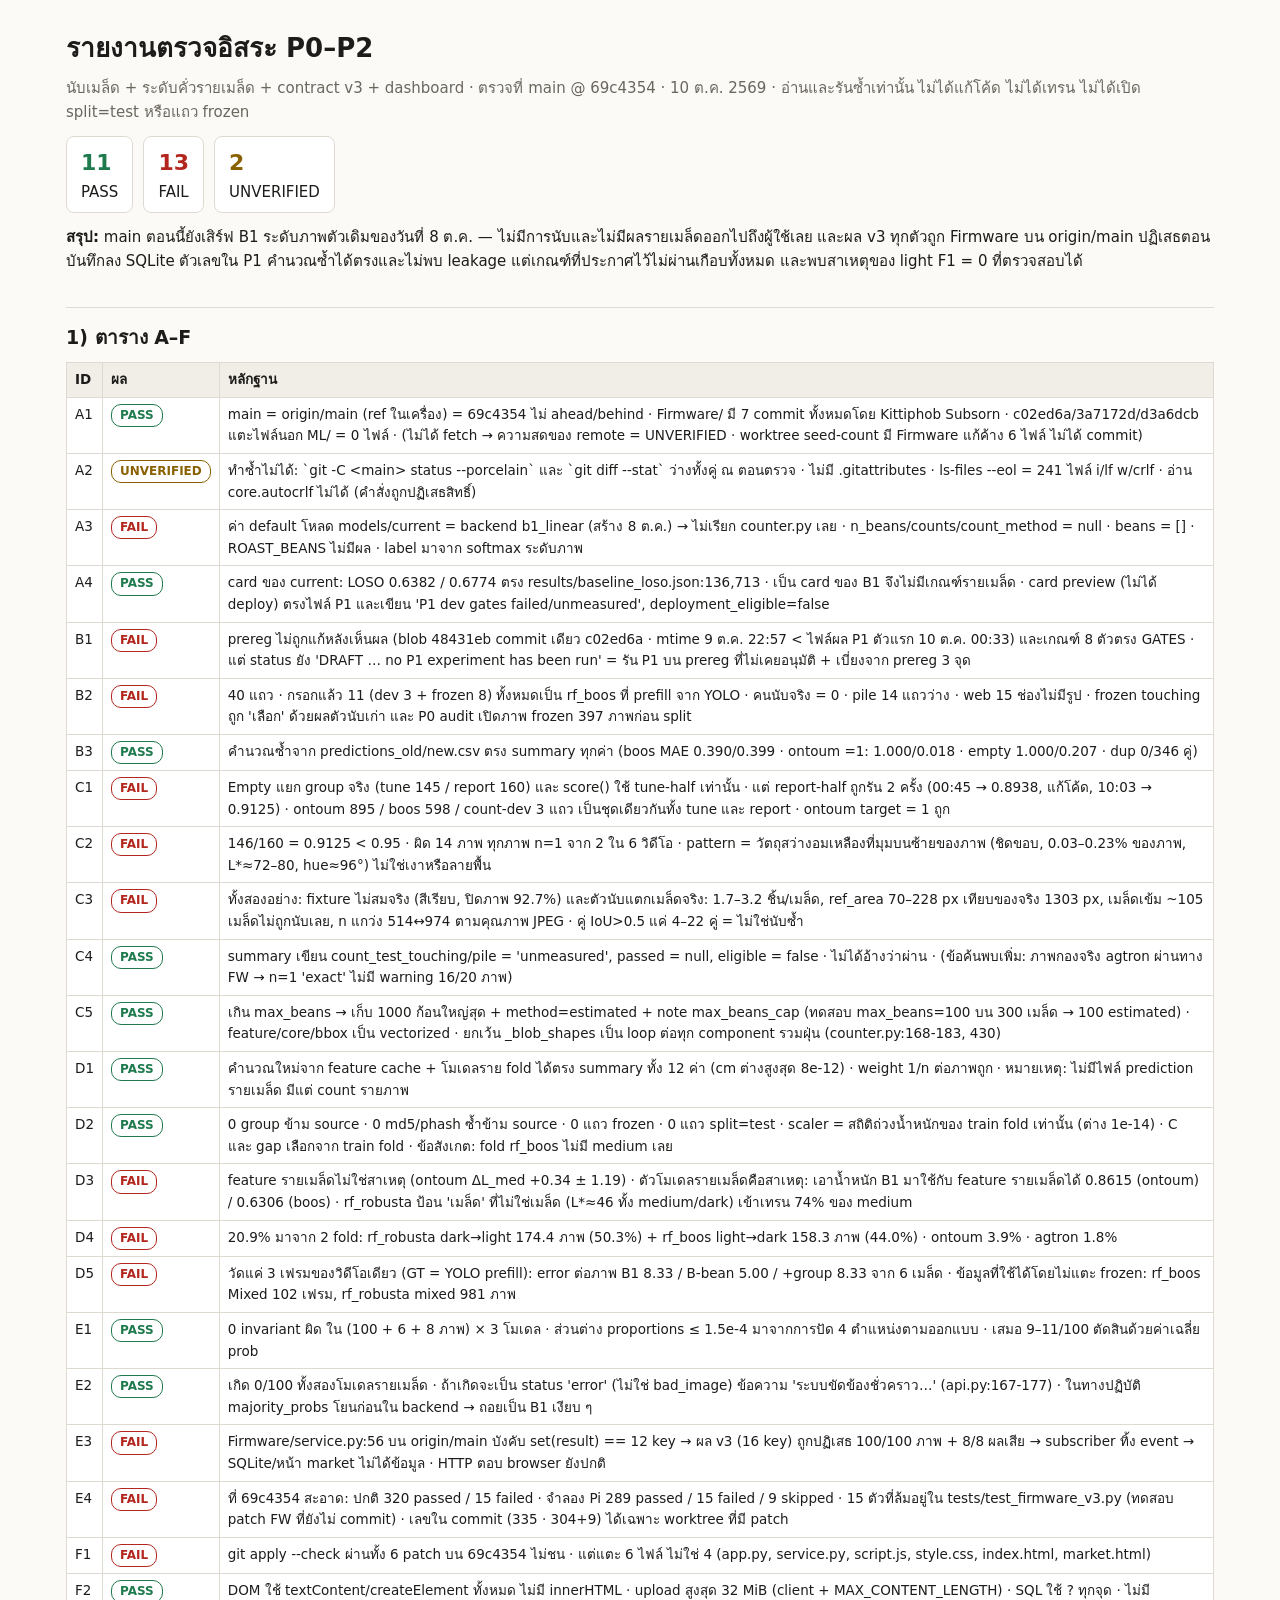
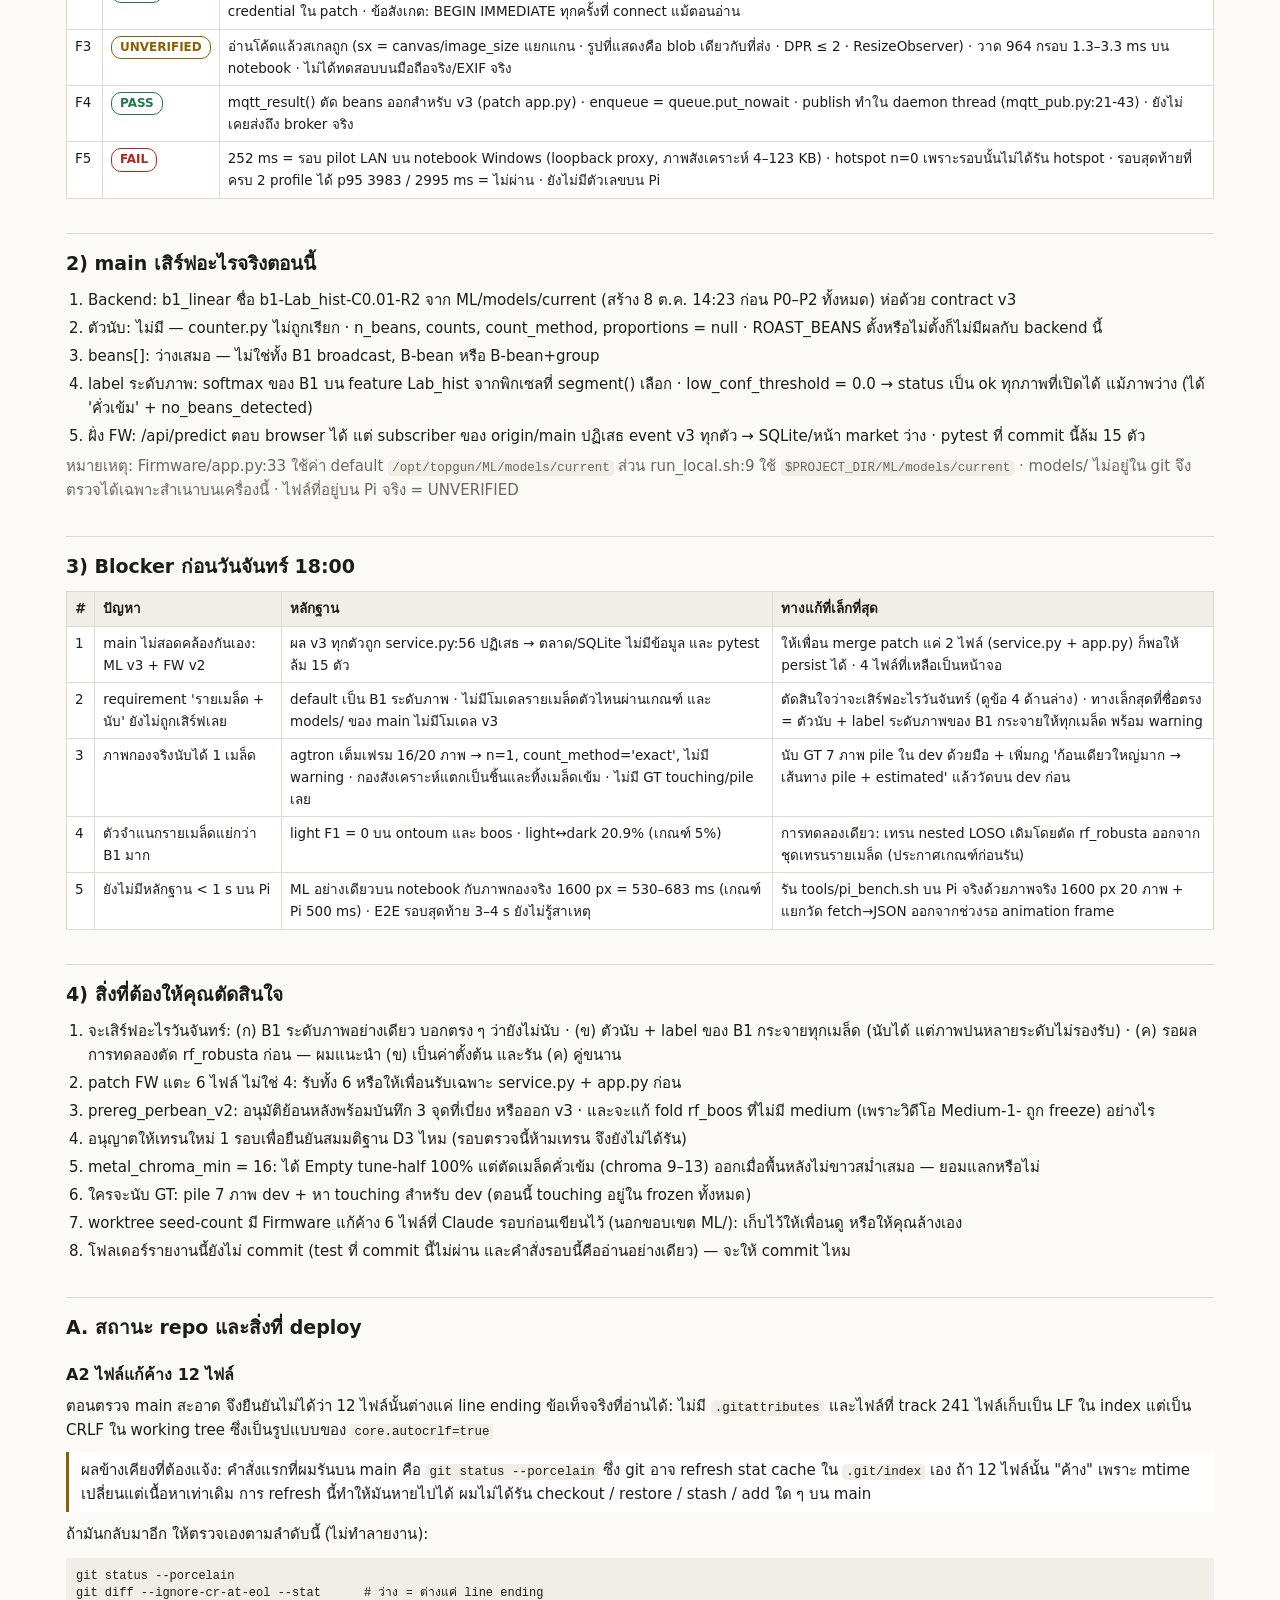
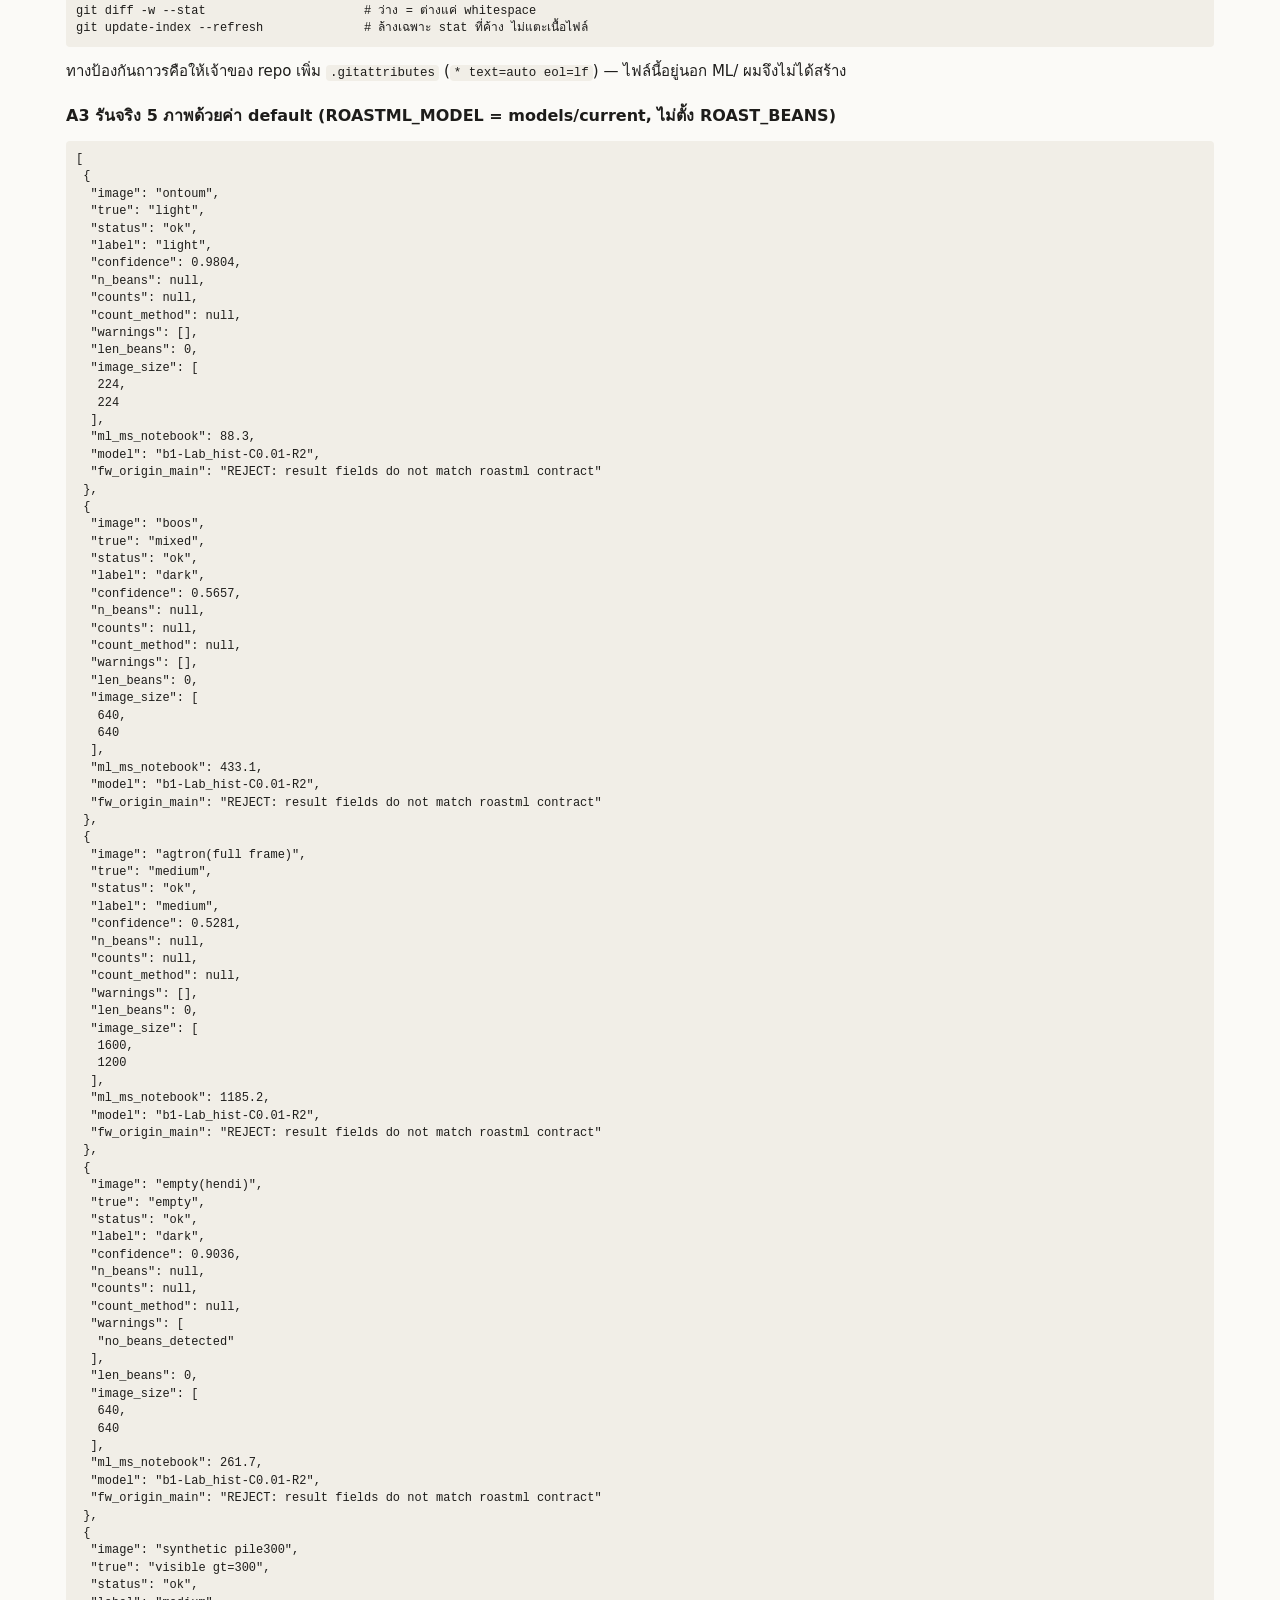
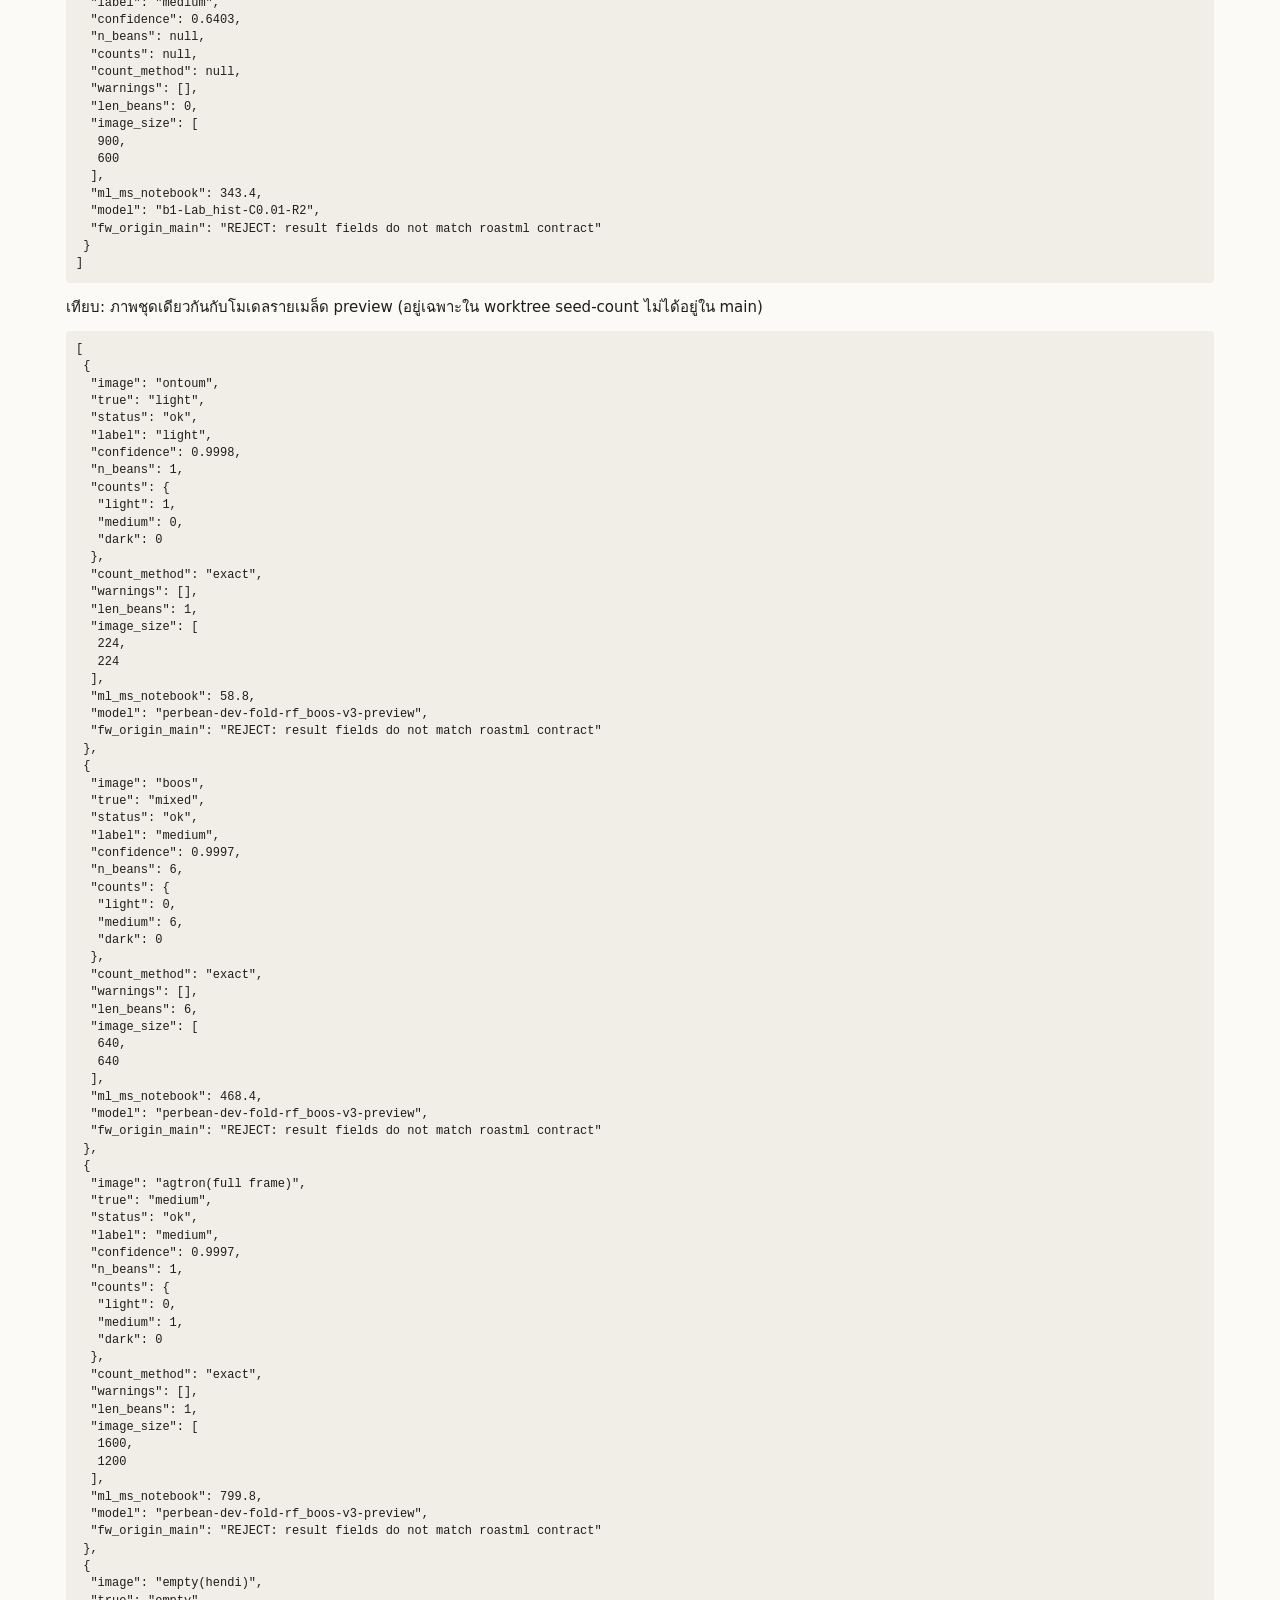
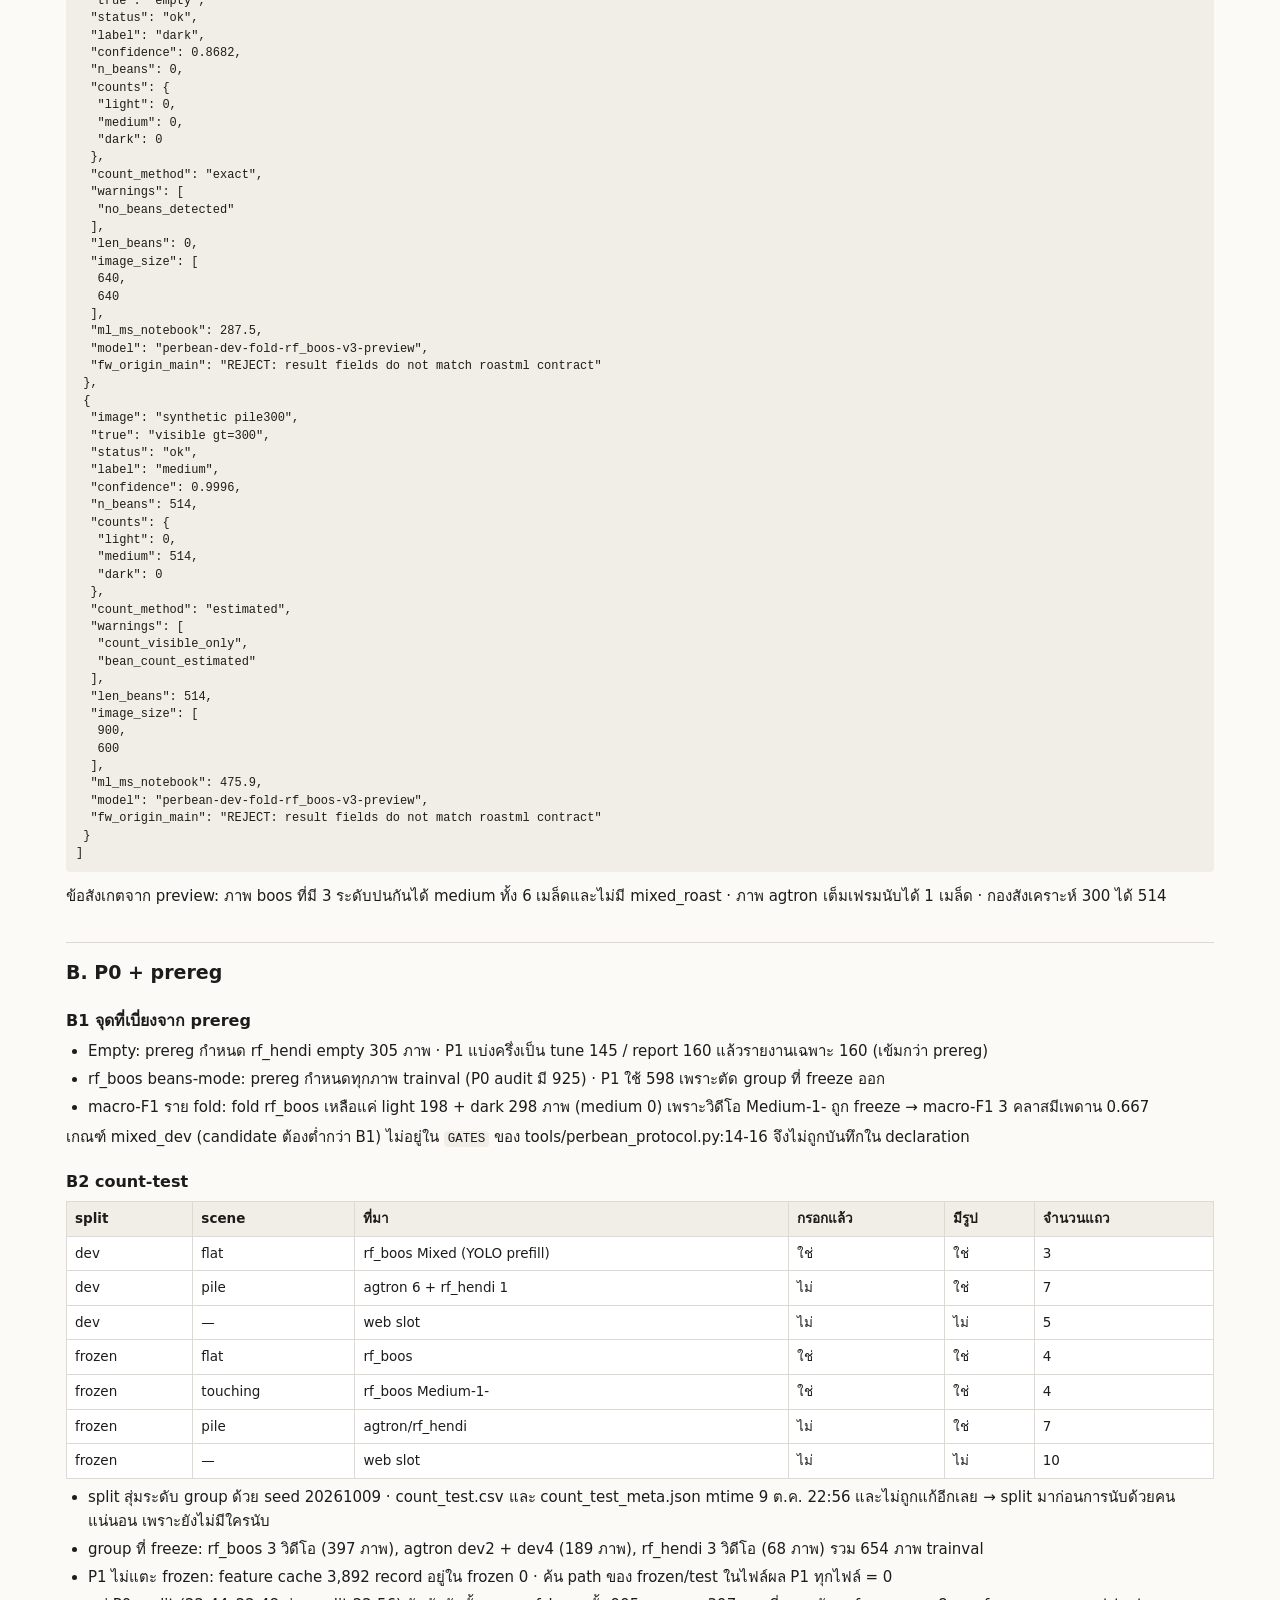
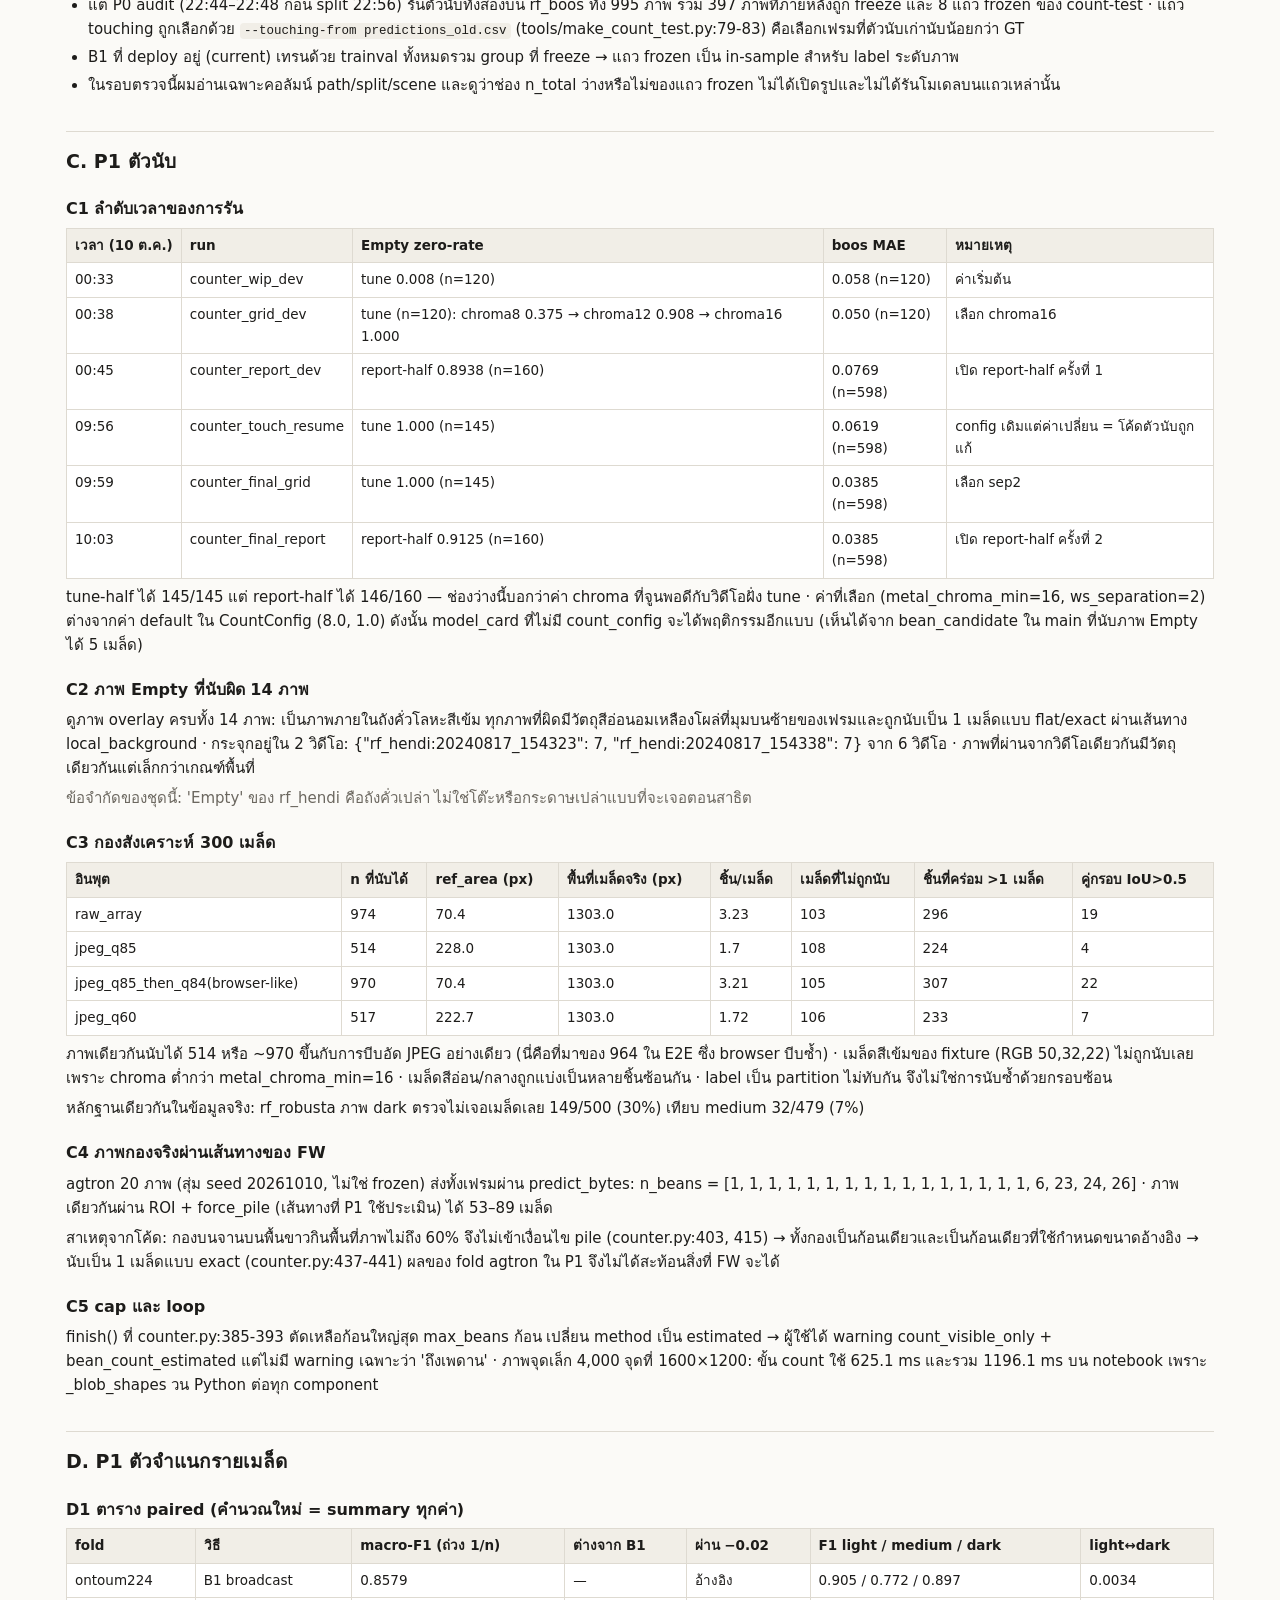
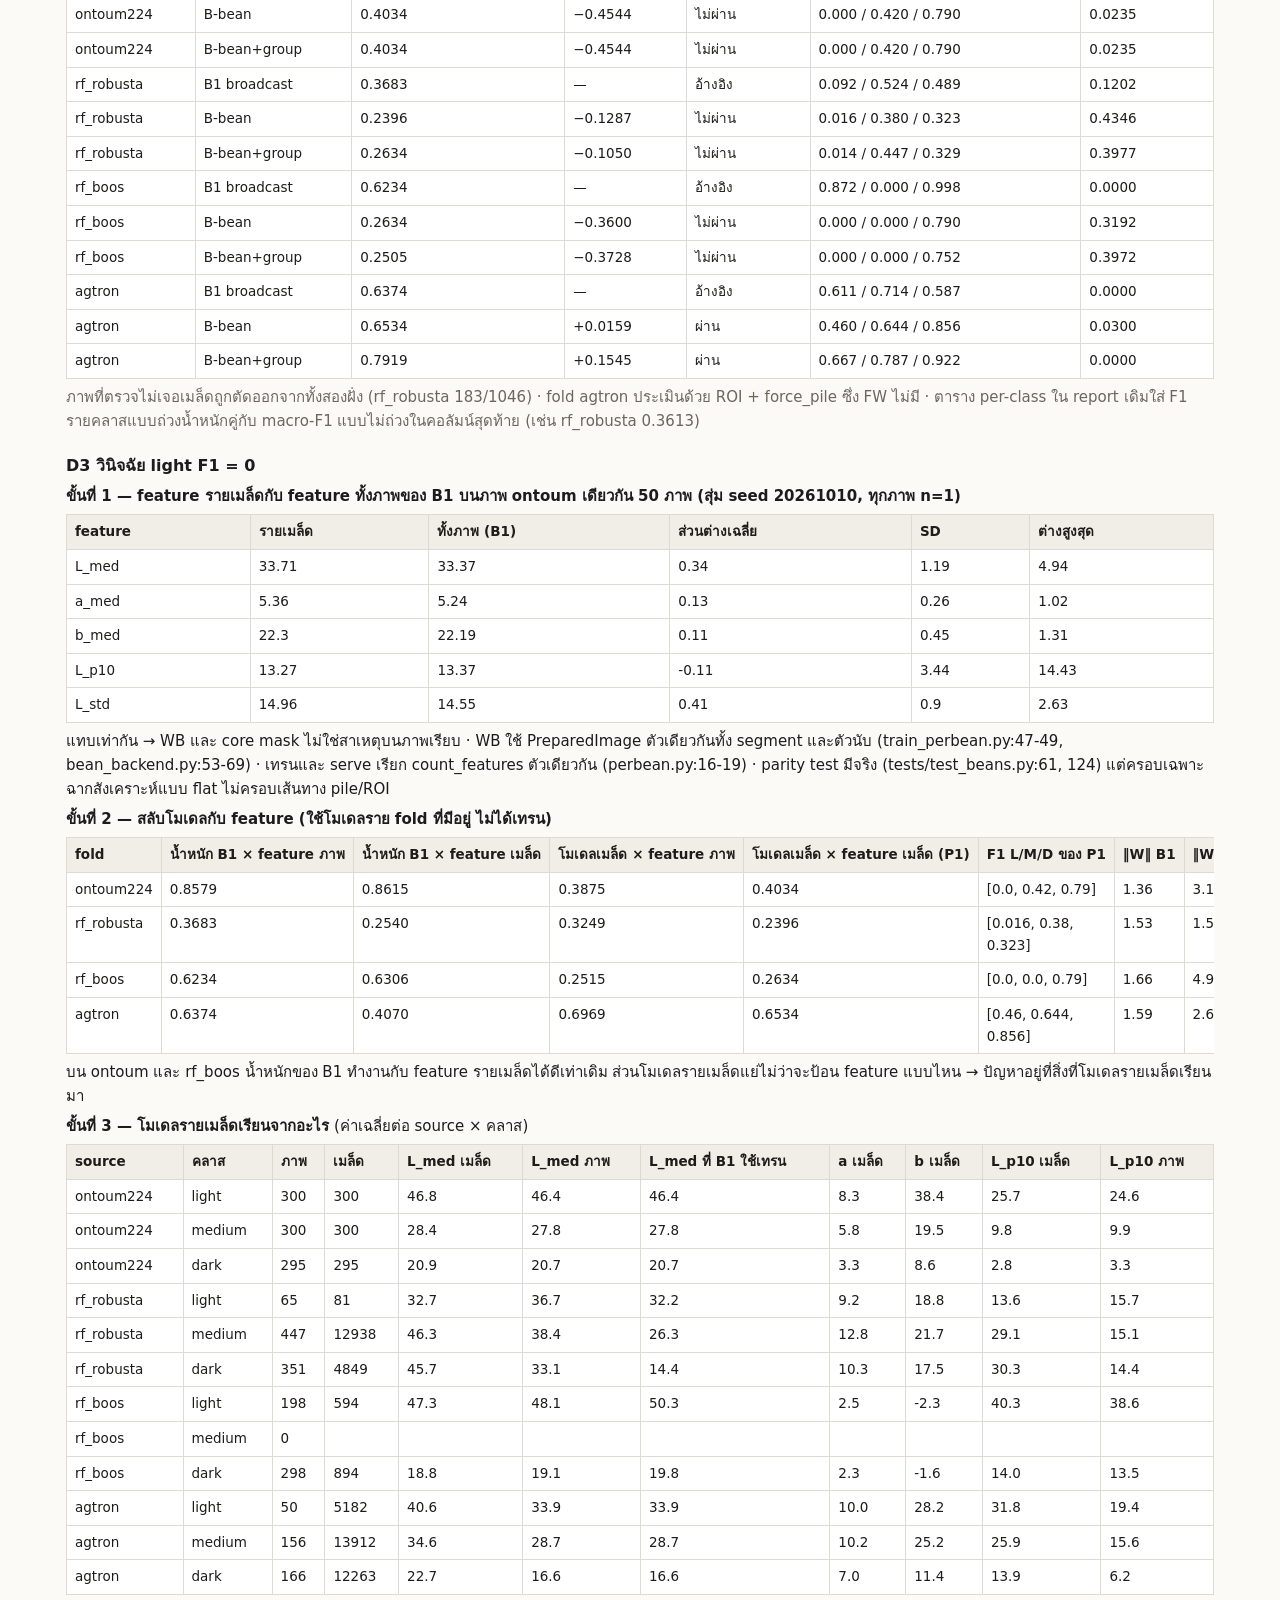
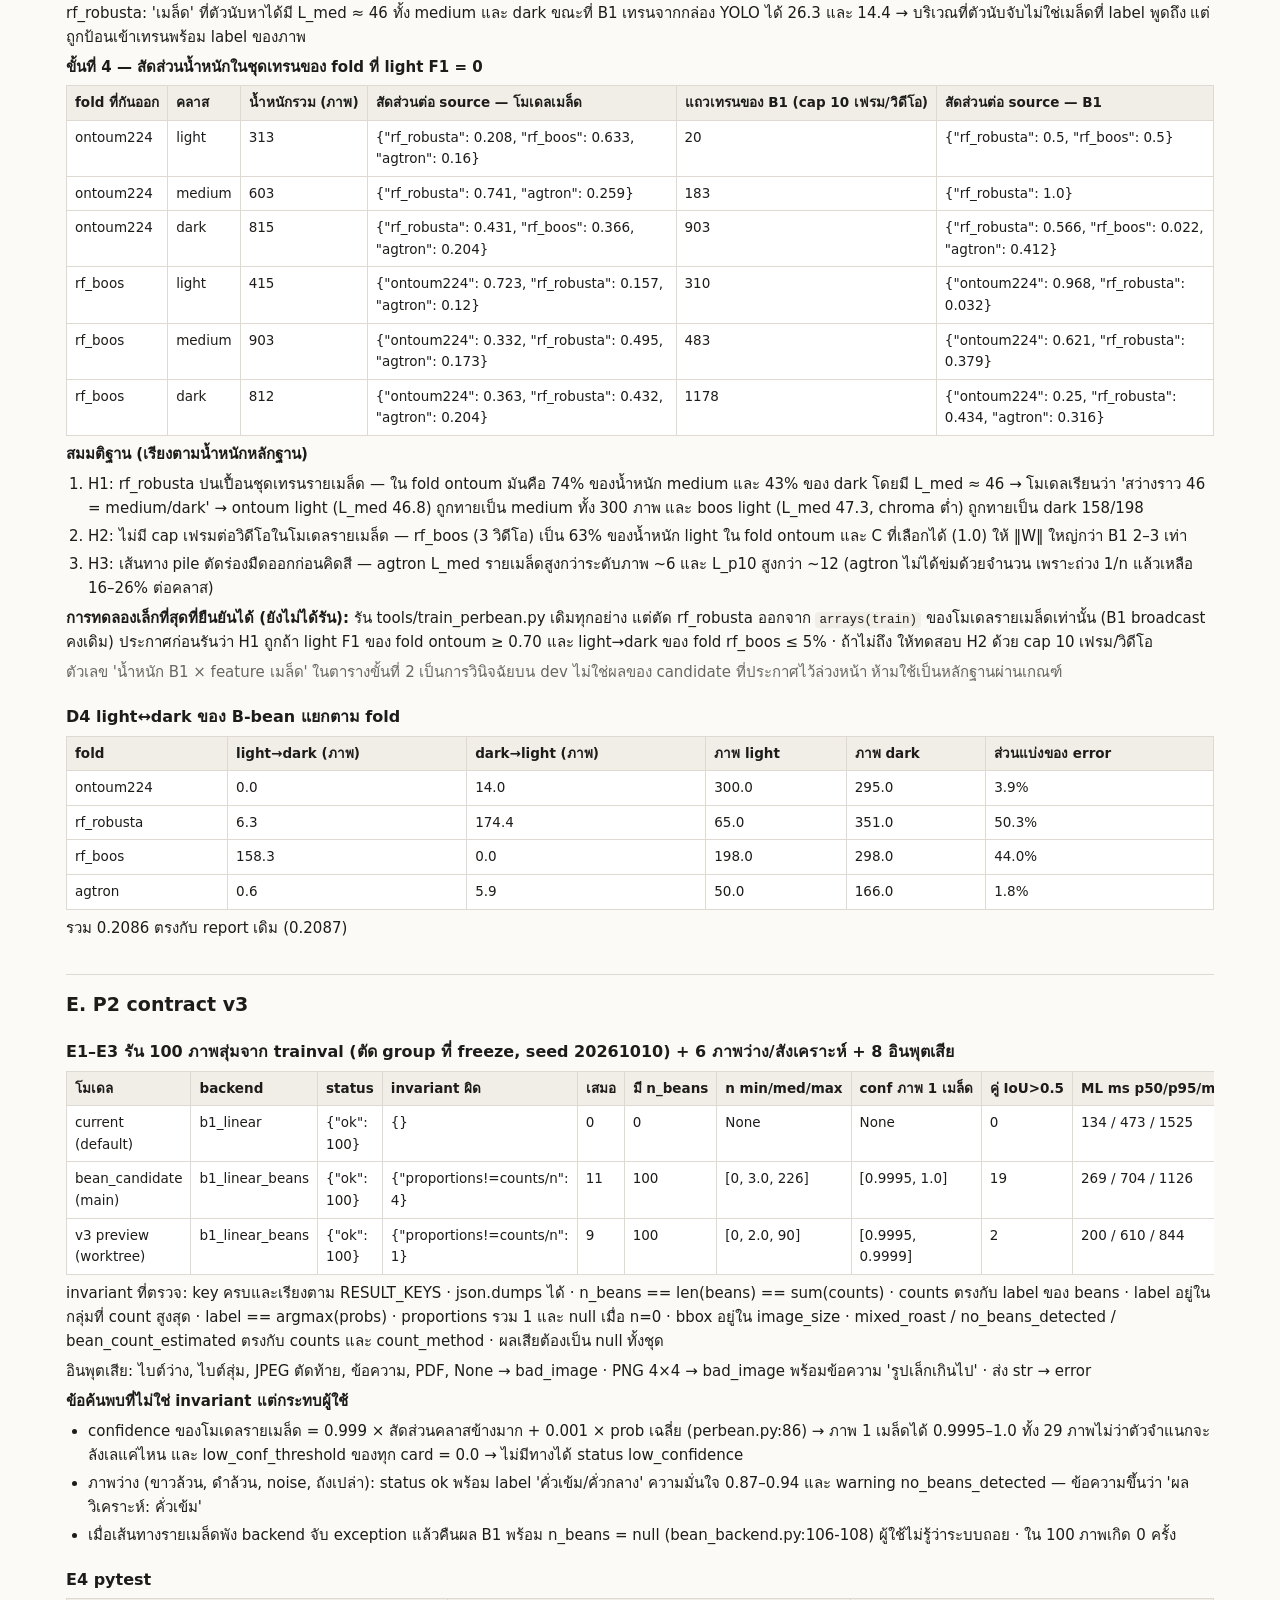
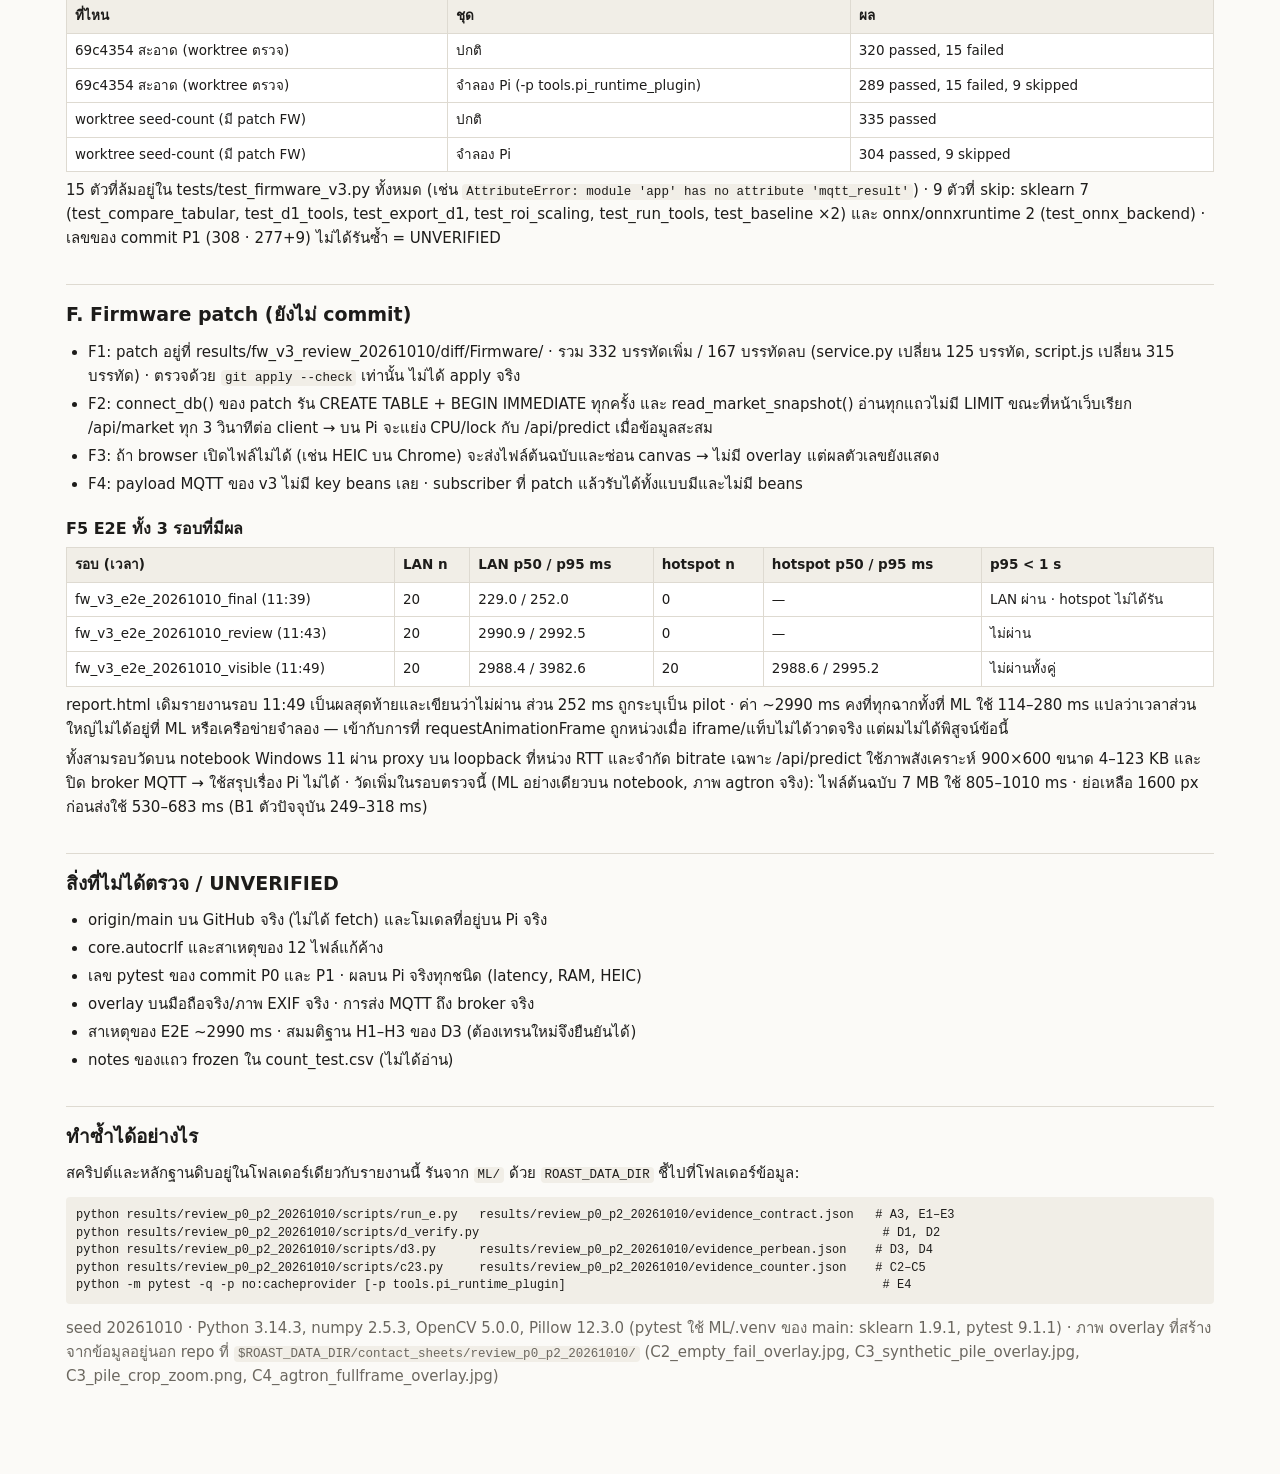
<file: ML/results/review_p0_p2_20261010/report.html>
<!doctype html><html lang="th"><head><meta charset="utf-8"><meta name="viewport" content="width=device-width,initial-scale=1">
<title>ตรวจอิสระ P0–P2 · 10 ต.ค. 2569</title><style>
:root{--bg:#fbfaf7;--fg:#1d1c1a;--mut:#6b675f;--line:#dedad1;--card:#fff;--pass:#1f7a4d;--fail:#b3261e;--unv:#8a6100;--code:#f1eee7}
@media (prefers-color-scheme:dark){:root{--bg:#161513;--fg:#ece9e2;--mut:#a39e93;--line:#34322d;--card:#1e1d1a;--pass:#5fd39a;--fail:#ff8a80;--unv:#f2c14e;--code:#26241f}}
*{box-sizing:border-box}body{margin:0;background:var(--bg);color:var(--fg);font:15px/1.6 "Sarabun","Noto Sans Thai",system-ui,sans-serif}
main{max-width:1180px;margin:0 auto;padding:28px 16px 80px}h1{font-size:26px;margin:0 0 4px}h2{font-size:19px;margin:34px 0 10px;padding-top:14px;border-top:1px solid var(--line)}
h3{font-size:16px;margin:20px 0 6px}p{margin:6px 0}.mut{color:var(--mut)}.scroll{overflow-x:auto}
table{border-collapse:collapse;width:100%;font-size:13.5px;background:var(--card)}th,td{border:1px solid var(--line);padding:6px 8px;text-align:left;vertical-align:top}
th{background:var(--code);font-weight:600;white-space:nowrap}td{font-variant-numeric:tabular-nums}
.b{display:inline-block;padding:1px 8px;border-radius:10px;font-weight:700;font-size:12px;border:1.5px solid}.pass{color:var(--pass)}.fail{color:var(--fail)}.unverified{color:var(--unv)}
code,pre{font-family:ui-monospace,Consolas,monospace;background:var(--code);border-radius:4px}code{padding:1px 4px;font-size:12.5px}pre{padding:10px;overflow-x:auto;font-size:12px;line-height:1.45}
ol,ul{margin:6px 0;padding-left:22px}li{margin:4px 0}.kpi{display:flex;flex-wrap:wrap;gap:10px;margin:12px 0}.kpi div{background:var(--card);border:1px solid var(--line);border-radius:8px;padding:8px 14px}
.kpi b{display:block;font-size:22px}.note{border-left:3px solid var(--unv);padding:6px 12px;background:var(--card);margin:10px 0}
</style></head><body><main>
<h1>รายงานตรวจอิสระ P0–P2</h1>
<p class="mut">นับเมล็ด + ระดับคั่วรายเมล็ด + contract v3 + dashboard · ตรวจที่ main @ 69c4354 · 10 ต.ค. 2569 · อ่านและรันซ้ำเท่านั้น ไม่ได้แก้โค้ด ไม่ได้เทรน ไม่ได้เปิด split=test หรือแถว frozen</p>
<div class="kpi"><div><b class="pass">11</b>PASS</div><div><b class="fail">13</b>FAIL</div><div><b class="unverified">2</b>UNVERIFIED</div></div>
<p><b>สรุป:</b> main ตอนนี้ยังเสิร์ฟ B1 ระดับภาพตัวเดิมของวันที่ 8 ต.ค. — ไม่มีการนับและไม่มีผลรายเมล็ดออกไปถึงผู้ใช้เลย และผล v3 ทุกตัวถูก Firmware บน origin/main ปฏิเสธตอนบันทึกลง SQLite ตัวเลขใน P1 คำนวณซ้ำได้ตรงและไม่พบ leakage แต่เกณฑ์ที่ประกาศไว้ไม่ผ่านเกือบทั้งหมด และพบสาเหตุของ light F1 = 0 ที่ตรวจสอบได้</p>
<h2>1) ตาราง A–F</h2>
<div class="scroll"><table class=""><thead><tr><th>ID</th><th>ผล</th><th>หลักฐาน</th></tr></thead><tbody><tr><td>A1</td><td><span class="b pass">PASS</span></td><td>main = origin/main (ref ในเครื่อง) = 69c4354 ไม่ ahead/behind · Firmware/ มี 7 commit ทั้งหมดโดย Kittiphob Subsorn · c02ed6a/3a7172d/d3a6dcb แตะไฟล์นอก ML/ = 0 ไฟล์ · (ไม่ได้ fetch → ความสดของ remote = UNVERIFIED · worktree seed-count มี Firmware แก้ค้าง 6 ไฟล์ ไม่ได้ commit)</td></tr><tr><td>A2</td><td><span class="b unverified">UNVERIFIED</span></td><td>ทำซ้ำไม่ได้: `git -C &lt;main&gt; status --porcelain` และ `git diff --stat` ว่างทั้งคู่ ณ ตอนตรวจ · ไม่มี .gitattributes · ls-files --eol = 241 ไฟล์ i/lf w/crlf · อ่าน core.autocrlf ไม่ได้ (คำสั่งถูกปฏิเสธสิทธิ์)</td></tr><tr><td>A3</td><td><span class="b fail">FAIL</span></td><td>ค่า default โหลด models/current = backend b1_linear (สร้าง 8 ต.ค.) → ไม่เรียก counter.py เลย · n_beans/counts/count_method = null · beans = [] · ROAST_BEANS ไม่มีผล · label มาจาก softmax ระดับภาพ</td></tr><tr><td>A4</td><td><span class="b pass">PASS</span></td><td>card ของ current: LOSO 0.6382 / 0.6774 ตรง results/baseline_loso.json:136,713 · เป็น card ของ B1 จึงไม่มีเกณฑ์รายเมล็ด · card preview (ไม่ได้ deploy) ตรงไฟล์ P1 และเขียน &#x27;P1 dev gates failed/unmeasured&#x27;, deployment_eligible=false</td></tr><tr><td>B1</td><td><span class="b fail">FAIL</span></td><td>prereg ไม่ถูกแก้หลังเห็นผล (blob 48431eb commit เดียว c02ed6a · mtime 9 ต.ค. 22:57 &lt; ไฟล์ผล P1 ตัวแรก 10 ต.ค. 00:33) และเกณฑ์ 8 ตัวตรง GATES · แต่ status ยัง &#x27;DRAFT … no P1 experiment has been run&#x27; = รัน P1 บน prereg ที่ไม่เคยอนุมัติ + เบี่ยงจาก prereg 3 จุด</td></tr><tr><td>B2</td><td><span class="b fail">FAIL</span></td><td>40 แถว · กรอกแล้ว 11 (dev 3 + frozen 8) ทั้งหมดเป็น rf_boos ที่ prefill จาก YOLO · คนนับจริง = 0 · pile 14 แถวว่าง · web 15 ช่องไม่มีรูป · frozen touching ถูก &#x27;เลือก&#x27; ด้วยผลตัวนับเก่า และ P0 audit เปิดภาพ frozen 397 ภาพก่อน split</td></tr><tr><td>B3</td><td><span class="b pass">PASS</span></td><td>คำนวณซ้ำจาก predictions_old/new.csv ตรง summary ทุกค่า (boos MAE 0.390/0.399 · ontoum =1: 1.000/0.018 · empty 1.000/0.207 · dup 0/346 คู่)</td></tr><tr><td>C1</td><td><span class="b fail">FAIL</span></td><td>Empty แยก group จริง (tune 145 / report 160) และ score() ใช้ tune-half เท่านั้น · แต่ report-half ถูกรัน 2 ครั้ง (00:45 → 0.8938, แก้โค้ด, 10:03 → 0.9125) · ontoum 895 / boos 598 / count-dev 3 แถว เป็นชุดเดียวกันทั้ง tune และ report · ontoum target = 1 ถูก</td></tr><tr><td>C2</td><td><span class="b fail">FAIL</span></td><td>146/160 = 0.9125 &lt; 0.95 · ผิด 14 ภาพ ทุกภาพ n=1 จาก 2 ใน 6 วิดีโอ · pattern = วัตถุสว่างอมเหลืองที่มุมบนซ้ายของภาพ (ชิดขอบ, 0.03–0.23% ของภาพ, L*≈72–80, hue≈96°) ไม่ใช่เงาหรือลายพื้น</td></tr><tr><td>C3</td><td><span class="b fail">FAIL</span></td><td>ทั้งสองอย่าง: fixture ไม่สมจริง (สีเรียบ, ปิดภาพ 92.7%) และตัวนับแตกเมล็ดจริง: 1.7–3.2 ชิ้น/เมล็ด, ref_area 70–228 px เทียบของจริง 1303 px, เมล็ดเข้ม ~105 เมล็ดไม่ถูกนับเลย, n แกว่ง 514↔974 ตามคุณภาพ JPEG · คู่ IoU&gt;0.5 แค่ 4–22 คู่ = ไม่ใช่นับซ้ำ</td></tr><tr><td>C4</td><td><span class="b pass">PASS</span></td><td>summary เขียน count_test_touching/pile = &#x27;unmeasured&#x27;, passed = null, eligible = false · ไม่ได้อ้างว่าผ่าน · (ข้อค้นพบเพิ่ม: ภาพกองจริง agtron ผ่านทาง FW → n=1 &#x27;exact&#x27; ไม่มี warning 16/20 ภาพ)</td></tr><tr><td>C5</td><td><span class="b pass">PASS</span></td><td>เกิน max_beans → เก็บ 1000 ก้อนใหญ่สุด + method=estimated + note max_beans_cap (ทดสอบ max_beans=100 บน 300 เมล็ด → 100 estimated) · feature/core/bbox เป็น vectorized · ยกเว้น _blob_shapes เป็น loop ต่อทุก component รวมฝุ่น (counter.py:168-183, 430)</td></tr><tr><td>D1</td><td><span class="b pass">PASS</span></td><td>คำนวณใหม่จาก feature cache + โมเดลราย fold ได้ตรง summary ทั้ง 12 ค่า (cm ต่างสูงสุด 8e-12) · weight 1/n ต่อภาพถูก · หมายเหตุ: ไม่มีไฟล์ prediction รายเมล็ด มีแต่ count รายภาพ</td></tr><tr><td>D2</td><td><span class="b pass">PASS</span></td><td>0 group ข้าม source · 0 md5/phash ซ้ำข้าม source · 0 แถว frozen · 0 แถว split=test · scaler = สถิติถ่วงน้ำหนักของ train fold เท่านั้น (ต่าง 1e-14) · C และ gap เลือกจาก train fold · ข้อสังเกต: fold rf_boos ไม่มี medium เลย</td></tr><tr><td>D3</td><td><span class="b fail">FAIL</span></td><td>feature รายเมล็ดไม่ใช่สาเหตุ (ontoum ΔL_med +0.34 ± 1.19) · ตัวโมเดลรายเมล็ดคือสาเหตุ: เอาน้ำหนัก B1 มาใช้กับ feature รายเมล็ดได้ 0.8615 (ontoum) / 0.6306 (boos) · rf_robusta ป้อน &#x27;เมล็ด&#x27; ที่ไม่ใช่เมล็ด (L*≈46 ทั้ง medium/dark) เข้าเทรน 74% ของ medium</td></tr><tr><td>D4</td><td><span class="b fail">FAIL</span></td><td>20.9% มาจาก 2 fold: rf_robusta dark→light 174.4 ภาพ (50.3%) + rf_boos light→dark 158.3 ภาพ (44.0%) · ontoum 3.9% · agtron 1.8%</td></tr><tr><td>D5</td><td><span class="b fail">FAIL</span></td><td>วัดแค่ 3 เฟรมของวิดีโอเดียว (GT = YOLO prefill): error ต่อภาพ B1 8.33 / B-bean 5.00 / +group 8.33 จาก 6 เมล็ด · ข้อมูลที่ใช้ได้โดยไม่แตะ frozen: rf_boos Mixed 102 เฟรม, rf_robusta mixed 981 ภาพ</td></tr><tr><td>E1</td><td><span class="b pass">PASS</span></td><td>0 invariant ผิด ใน (100 + 6 + 8 ภาพ) × 3 โมเดล · ส่วนต่าง proportions ≤ 1.5e-4 มาจากการปัด 4 ตำแหน่งตามออกแบบ · เสมอ 9–11/100 ตัดสินด้วยค่าเฉลี่ย prob</td></tr><tr><td>E2</td><td><span class="b pass">PASS</span></td><td>เกิด 0/100 ทั้งสองโมเดลรายเมล็ด · ถ้าเกิดจะเป็น status &#x27;error&#x27; (ไม่ใช่ bad_image) ข้อความ &#x27;ระบบขัดข้องชั่วคราว…&#x27; (api.py:167-177) · ในทางปฏิบัติ majority_probs โยนก่อนใน backend → ถอยเป็น B1 เงียบ ๆ</td></tr><tr><td>E3</td><td><span class="b fail">FAIL</span></td><td>Firmware/service.py:56 บน origin/main บังคับ set(result) == 12 key → ผล v3 (16 key) ถูกปฏิเสธ 100/100 ภาพ + 8/8 ผลเสีย → subscriber ทิ้ง event → SQLite/หน้า market ไม่ได้ข้อมูล · HTTP ตอบ browser ยังปกติ</td></tr><tr><td>E4</td><td><span class="b fail">FAIL</span></td><td>ที่ 69c4354 สะอาด: ปกติ 320 passed / 15 failed · จำลอง Pi 289 passed / 15 failed / 9 skipped · 15 ตัวที่ล้มอยู่ใน tests/test_firmware_v3.py (ทดสอบ patch FW ที่ยังไม่ commit) · เลขใน commit (335 · 304+9) ได้เฉพาะ worktree ที่มี patch</td></tr><tr><td>F1</td><td><span class="b fail">FAIL</span></td><td>git apply --check ผ่านทั้ง 6 patch บน 69c4354 ไม่ชน · แต่แตะ 6 ไฟล์ ไม่ใช่ 4 (app.py, service.py, script.js, style.css, index.html, market.html)</td></tr><tr><td>F2</td><td><span class="b pass">PASS</span></td><td>DOM ใช้ textContent/createElement ทั้งหมด ไม่มี innerHTML · upload สูงสุด 32 MiB (client + MAX_CONTENT_LENGTH) · SQL ใช้ ? ทุกจุด · ไม่มี credential ใน patch · ข้อสังเกต: BEGIN IMMEDIATE ทุกครั้งที่ connect แม้ตอนอ่าน</td></tr><tr><td>F3</td><td><span class="b unverified">UNVERIFIED</span></td><td>อ่านโค้ดแล้วสเกลถูก (sx = canvas/image_size แยกแกน · รูปที่แสดงคือ blob เดียวกับที่ส่ง · DPR ≤ 2 · ResizeObserver) · วาด 964 กรอบ 1.3–3.3 ms บน notebook · ไม่ได้ทดสอบบนมือถือจริง/EXIF จริง</td></tr><tr><td>F4</td><td><span class="b pass">PASS</span></td><td>mqtt_result() ตัด beans ออกสำหรับ v3 (patch app.py) · enqueue = queue.put_nowait · publish ทำใน daemon thread (mqtt_pub.py:21-43) · ยังไม่เคยส่งถึง broker จริง</td></tr><tr><td>F5</td><td><span class="b fail">FAIL</span></td><td>252 ms = รอบ pilot LAN บน notebook Windows (loopback proxy, ภาพสังเคราะห์ 4–123 KB) · hotspot n=0 เพราะรอบนั้นไม่ได้รัน hotspot · รอบสุดท้ายที่ครบ 2 profile ได้ p95 3983 / 2995 ms = ไม่ผ่าน · ยังไม่มีตัวเลขบน Pi</td></tr></tbody></table></div>
<h2>2) main เสิร์ฟอะไรจริงตอนนี้</h2><ol><li>Backend: b1_linear ชื่อ b1-Lab_hist-C0.01-R2 จาก ML/models/current (สร้าง 8 ต.ค. 14:23 ก่อน P0–P2 ทั้งหมด) ห่อด้วย contract v3</li><li>ตัวนับ: ไม่มี — counter.py ไม่ถูกเรียก · n_beans, counts, count_method, proportions = null · ROAST_BEANS ตั้งหรือไม่ตั้งก็ไม่มีผลกับ backend นี้</li><li>beans[]: ว่างเสมอ — ไม่ใช่ทั้ง B1 broadcast, B-bean หรือ B-bean+group</li><li>label ระดับภาพ: softmax ของ B1 บน feature Lab_hist จากพิกเซลที่ segment() เลือก · low_conf_threshold = 0.0 → status เป็น ok ทุกภาพที่เปิดได้ แม้ภาพว่าง (ได้ &#x27;คั่วเข้ม&#x27; + no_beans_detected)</li><li>ฝั่ง FW: /api/predict ตอบ browser ได้ แต่ subscriber ของ origin/main ปฏิเสธ event v3 ทุกตัว → SQLite/หน้า market ว่าง · pytest ที่ commit นี้ล้ม 15 ตัว</li></ol>
<p class="mut">หมายเหตุ: Firmware/app.py:33 ใช้ค่า default <code>/opt/topgun/ML/models/current</code> ส่วน run_local.sh:9 ใช้ <code>$PROJECT_DIR/ML/models/current</code> · models/ ไม่อยู่ใน git จึงตรวจได้เฉพาะสำเนาบนเครื่องนี้ · ไฟล์ที่อยู่บน Pi จริง = UNVERIFIED</p>
<h2>3) Blocker ก่อนวันจันทร์ 18:00</h2><div class="scroll"><table class=""><thead><tr><th>#</th><th>ปัญหา</th><th>หลักฐาน</th><th>ทางแก้ที่เล็กที่สุด</th></tr></thead><tbody><tr><td>1</td><td>main ไม่สอดคล้องกันเอง: ML v3 + FW v2</td><td>ผล v3 ทุกตัวถูก service.py:56 ปฏิเสธ → ตลาด/SQLite ไม่มีข้อมูล และ pytest ล้ม 15 ตัว</td><td>ให้เพื่อน merge patch แค่ 2 ไฟล์ (service.py + app.py) ก็พอให้ persist ได้ · 4 ไฟล์ที่เหลือเป็นหน้าจอ</td></tr><tr><td>2</td><td>requirement &#x27;รายเมล็ด + นับ&#x27; ยังไม่ถูกเสิร์ฟเลย</td><td>default เป็น B1 ระดับภาพ · ไม่มีโมเดลรายเมล็ดตัวไหนผ่านเกณฑ์ และ models/ ของ main ไม่มีโมเดล v3</td><td>ตัดสินใจว่าจะเสิร์ฟอะไรวันจันทร์ (ดูข้อ 4 ด้านล่าง) · ทางเล็กสุดที่ซื่อตรง = ตัวนับ + label ระดับภาพของ B1 กระจายให้ทุกเมล็ด พร้อม warning</td></tr><tr><td>3</td><td>ภาพกองจริงนับได้ 1 เมล็ด</td><td>agtron เต็มเฟรม 16/20 ภาพ → n=1, count_method=&#x27;exact&#x27;, ไม่มี warning · กองสังเคราะห์แตกเป็นชิ้นและทิ้งเมล็ดเข้ม · ไม่มี GT touching/pile เลย</td><td>นับ GT 7 ภาพ pile ใน dev ด้วยมือ + เพิ่มกฎ &#x27;ก้อนเดียวใหญ่มาก → เส้นทาง pile + estimated&#x27; แล้ววัดบน dev ก่อน</td></tr><tr><td>4</td><td>ตัวจำแนกรายเมล็ดแย่กว่า B1 มาก</td><td>light F1 = 0 บน ontoum และ boos · light↔dark 20.9% (เกณฑ์ 5%)</td><td>การทดลองเดียว: เทรน nested LOSO เดิมโดยตัด rf_robusta ออกจากชุดเทรนรายเมล็ด (ประกาศเกณฑ์ก่อนรัน)</td></tr><tr><td>5</td><td>ยังไม่มีหลักฐาน &lt; 1 s บน Pi</td><td>ML อย่างเดียวบน notebook กับภาพกองจริง 1600 px = 530–683 ms (เกณฑ์ Pi 500 ms) · E2E รอบสุดท้าย 3–4 s ยังไม่รู้สาเหตุ</td><td>รัน tools/pi_bench.sh บน Pi จริงด้วยภาพจริง 1600 px 20 ภาพ + แยกวัด fetch→JSON ออกจากช่วงรอ animation frame</td></tr></tbody></table></div>
<h2>4) สิ่งที่ต้องให้คุณตัดสินใจ</h2><ol><li>จะเสิร์ฟอะไรวันจันทร์: (ก) B1 ระดับภาพอย่างเดียว บอกตรง ๆ ว่ายังไม่นับ · (ข) ตัวนับ + label ของ B1 กระจายทุกเมล็ด (นับได้ แต่ภาพปนหลายระดับไม่รองรับ) · (ค) รอผลการทดลองตัด rf_robusta ก่อน — ผมแนะนำ (ข) เป็นค่าตั้งต้น และรัน (ค) คู่ขนาน</li><li>patch FW แตะ 6 ไฟล์ ไม่ใช่ 4: รับทั้ง 6 หรือให้เพื่อนรับเฉพาะ service.py + app.py ก่อน</li><li>prereg_perbean_v2: อนุมัติย้อนหลังพร้อมบันทึก 3 จุดที่เบี่ยง หรือออก v3 · และจะแก้ fold rf_boos ที่ไม่มี medium (เพราะวิดีโอ Medium-1- ถูก freeze) อย่างไร</li><li>อนุญาตให้เทรนใหม่ 1 รอบเพื่อยืนยันสมมติฐาน D3 ไหม (รอบตรวจนี้ห้ามเทรน จึงยังไม่ได้รัน)</li><li>metal_chroma_min = 16: ได้ Empty tune-half 100% แต่ตัดเมล็ดคั่วเข้ม (chroma 9–13) ออกเมื่อพื้นหลังไม่ขาวสม่ำเสมอ — ยอมแลกหรือไม่</li><li>ใครจะนับ GT: pile 7 ภาพ dev + หา touching สำหรับ dev (ตอนนี้ touching อยู่ใน frozen ทั้งหมด)</li><li>worktree seed-count มี Firmware แก้ค้าง 6 ไฟล์ที่ Claude รอบก่อนเขียนไว้ (นอกขอบเขต ML/): เก็บไว้ให้เพื่อนดู หรือให้คุณล้างเอง</li><li>โฟลเดอร์รายงานนี้ยังไม่ commit (test ที่ commit นี้ไม่ผ่าน และคำสั่งรอบนี้คืออ่านอย่างเดียว) — จะให้ commit ไหม</li></ol>
<h2>A. สถานะ repo และสิ่งที่ deploy</h2>
<h3>A2 ไฟล์แก้ค้าง 12 ไฟล์</h3><p>ตอนตรวจ main สะอาด จึงยืนยันไม่ได้ว่า 12 ไฟล์นั้นต่างแค่ line ending ข้อเท็จจริงที่อ่านได้: ไม่มี <code>.gitattributes</code> และไฟล์ที่ track 241 ไฟล์เก็บเป็น LF ใน index แต่เป็น CRLF ใน working tree ซึ่งเป็นรูปแบบของ <code>core.autocrlf=true</code></p><div class="note">ผลข้างเคียงที่ต้องแจ้ง: คำสั่งแรกที่ผมรันบน main คือ <code>git status --porcelain</code> ซึ่ง git อาจ refresh stat cache ใน <code>.git/index</code> เอง ถ้า 12 ไฟล์นั้น "ค้าง" เพราะ mtime เปลี่ยนแต่เนื้อหาเท่าเดิม การ refresh นี้ทำให้มันหายไปได้ ผมไม่ได้รัน checkout / restore / stash / add ใด ๆ บน main</div><p>ถ้ามันกลับมาอีก ให้ตรวจเองตามลำดับนี้ (ไม่ทำลายงาน):</p><pre>git status --porcelain
git diff --ignore-cr-at-eol --stat      # ว่าง = ต่างแค่ line ending
git diff -w --stat                      # ว่าง = ต่างแค่ whitespace
git update-index --refresh              # ล้างเฉพาะ stat ที่ค้าง ไม่แตะเนื้อไฟล์</pre><p>ทางป้องกันถาวรคือให้เจ้าของ repo เพิ่ม <code>.gitattributes</code> (<code>* text=auto eol=lf</code>) — ไฟล์นี้อยู่นอก ML/ ผมจึงไม่ได้สร้าง</p>
<h3>A3 รันจริง 5 ภาพด้วยค่า default (ROASTML_MODEL = models/current, ไม่ตั้ง ROAST_BEANS)</h3><pre>[
 {
  &quot;image&quot;: &quot;ontoum&quot;,
  &quot;true&quot;: &quot;light&quot;,
  &quot;status&quot;: &quot;ok&quot;,
  &quot;label&quot;: &quot;light&quot;,
  &quot;confidence&quot;: 0.9804,
  &quot;n_beans&quot;: null,
  &quot;counts&quot;: null,
  &quot;count_method&quot;: null,
  &quot;warnings&quot;: [],
  &quot;len_beans&quot;: 0,
  &quot;image_size&quot;: [
   224,
   224
  ],
  &quot;ml_ms_notebook&quot;: 88.3,
  &quot;model&quot;: &quot;b1-Lab_hist-C0.01-R2&quot;,
  &quot;fw_origin_main&quot;: &quot;REJECT: result fields do not match roastml contract&quot;
 },
 {
  &quot;image&quot;: &quot;boos&quot;,
  &quot;true&quot;: &quot;mixed&quot;,
  &quot;status&quot;: &quot;ok&quot;,
  &quot;label&quot;: &quot;dark&quot;,
  &quot;confidence&quot;: 0.5657,
  &quot;n_beans&quot;: null,
  &quot;counts&quot;: null,
  &quot;count_method&quot;: null,
  &quot;warnings&quot;: [],
  &quot;len_beans&quot;: 0,
  &quot;image_size&quot;: [
   640,
   640
  ],
  &quot;ml_ms_notebook&quot;: 433.1,
  &quot;model&quot;: &quot;b1-Lab_hist-C0.01-R2&quot;,
  &quot;fw_origin_main&quot;: &quot;REJECT: result fields do not match roastml contract&quot;
 },
 {
  &quot;image&quot;: &quot;agtron(full frame)&quot;,
  &quot;true&quot;: &quot;medium&quot;,
  &quot;status&quot;: &quot;ok&quot;,
  &quot;label&quot;: &quot;medium&quot;,
  &quot;confidence&quot;: 0.5281,
  &quot;n_beans&quot;: null,
  &quot;counts&quot;: null,
  &quot;count_method&quot;: null,
  &quot;warnings&quot;: [],
  &quot;len_beans&quot;: 0,
  &quot;image_size&quot;: [
   1600,
   1200
  ],
  &quot;ml_ms_notebook&quot;: 1185.2,
  &quot;model&quot;: &quot;b1-Lab_hist-C0.01-R2&quot;,
  &quot;fw_origin_main&quot;: &quot;REJECT: result fields do not match roastml contract&quot;
 },
 {
  &quot;image&quot;: &quot;empty(hendi)&quot;,
  &quot;true&quot;: &quot;empty&quot;,
  &quot;status&quot;: &quot;ok&quot;,
  &quot;label&quot;: &quot;dark&quot;,
  &quot;confidence&quot;: 0.9036,
  &quot;n_beans&quot;: null,
  &quot;counts&quot;: null,
  &quot;count_method&quot;: null,
  &quot;warnings&quot;: [
   &quot;no_beans_detected&quot;
  ],
  &quot;len_beans&quot;: 0,
  &quot;image_size&quot;: [
   640,
   640
  ],
  &quot;ml_ms_notebook&quot;: 261.7,
  &quot;model&quot;: &quot;b1-Lab_hist-C0.01-R2&quot;,
  &quot;fw_origin_main&quot;: &quot;REJECT: result fields do not match roastml contract&quot;
 },
 {
  &quot;image&quot;: &quot;synthetic pile300&quot;,
  &quot;true&quot;: &quot;visible gt=300&quot;,
  &quot;status&quot;: &quot;ok&quot;,
  &quot;label&quot;: &quot;medium&quot;,
  &quot;confidence&quot;: 0.6403,
  &quot;n_beans&quot;: null,
  &quot;counts&quot;: null,
  &quot;count_method&quot;: null,
  &quot;warnings&quot;: [],
  &quot;len_beans&quot;: 0,
  &quot;image_size&quot;: [
   900,
   600
  ],
  &quot;ml_ms_notebook&quot;: 343.4,
  &quot;model&quot;: &quot;b1-Lab_hist-C0.01-R2&quot;,
  &quot;fw_origin_main&quot;: &quot;REJECT: result fields do not match roastml contract&quot;
 }
]</pre>
<p>เทียบ: ภาพชุดเดียวกันกับโมเดลรายเมล็ด preview (อยู่เฉพาะใน worktree seed-count ไม่ได้อยู่ใน main)</p><pre>[
 {
  &quot;image&quot;: &quot;ontoum&quot;,
  &quot;true&quot;: &quot;light&quot;,
  &quot;status&quot;: &quot;ok&quot;,
  &quot;label&quot;: &quot;light&quot;,
  &quot;confidence&quot;: 0.9998,
  &quot;n_beans&quot;: 1,
  &quot;counts&quot;: {
   &quot;light&quot;: 1,
   &quot;medium&quot;: 0,
   &quot;dark&quot;: 0
  },
  &quot;count_method&quot;: &quot;exact&quot;,
  &quot;warnings&quot;: [],
  &quot;len_beans&quot;: 1,
  &quot;image_size&quot;: [
   224,
   224
  ],
  &quot;ml_ms_notebook&quot;: 58.8,
  &quot;model&quot;: &quot;perbean-dev-fold-rf_boos-v3-preview&quot;,
  &quot;fw_origin_main&quot;: &quot;REJECT: result fields do not match roastml contract&quot;
 },
 {
  &quot;image&quot;: &quot;boos&quot;,
  &quot;true&quot;: &quot;mixed&quot;,
  &quot;status&quot;: &quot;ok&quot;,
  &quot;label&quot;: &quot;medium&quot;,
  &quot;confidence&quot;: 0.9997,
  &quot;n_beans&quot;: 6,
  &quot;counts&quot;: {
   &quot;light&quot;: 0,
   &quot;medium&quot;: 6,
   &quot;dark&quot;: 0
  },
  &quot;count_method&quot;: &quot;exact&quot;,
  &quot;warnings&quot;: [],
  &quot;len_beans&quot;: 6,
  &quot;image_size&quot;: [
   640,
   640
  ],
  &quot;ml_ms_notebook&quot;: 468.4,
  &quot;model&quot;: &quot;perbean-dev-fold-rf_boos-v3-preview&quot;,
  &quot;fw_origin_main&quot;: &quot;REJECT: result fields do not match roastml contract&quot;
 },
 {
  &quot;image&quot;: &quot;agtron(full frame)&quot;,
  &quot;true&quot;: &quot;medium&quot;,
  &quot;status&quot;: &quot;ok&quot;,
  &quot;label&quot;: &quot;medium&quot;,
  &quot;confidence&quot;: 0.9997,
  &quot;n_beans&quot;: 1,
  &quot;counts&quot;: {
   &quot;light&quot;: 0,
   &quot;medium&quot;: 1,
   &quot;dark&quot;: 0
  },
  &quot;count_method&quot;: &quot;exact&quot;,
  &quot;warnings&quot;: [],
  &quot;len_beans&quot;: 1,
  &quot;image_size&quot;: [
   1600,
   1200
  ],
  &quot;ml_ms_notebook&quot;: 799.8,
  &quot;model&quot;: &quot;perbean-dev-fold-rf_boos-v3-preview&quot;,
  &quot;fw_origin_main&quot;: &quot;REJECT: result fields do not match roastml contract&quot;
 },
 {
  &quot;image&quot;: &quot;empty(hendi)&quot;,
  &quot;true&quot;: &quot;empty&quot;,
  &quot;status&quot;: &quot;ok&quot;,
  &quot;label&quot;: &quot;dark&quot;,
  &quot;confidence&quot;: 0.8682,
  &quot;n_beans&quot;: 0,
  &quot;counts&quot;: {
   &quot;light&quot;: 0,
   &quot;medium&quot;: 0,
   &quot;dark&quot;: 0
  },
  &quot;count_method&quot;: &quot;exact&quot;,
  &quot;warnings&quot;: [
   &quot;no_beans_detected&quot;
  ],
  &quot;len_beans&quot;: 0,
  &quot;image_size&quot;: [
   640,
   640
  ],
  &quot;ml_ms_notebook&quot;: 287.5,
  &quot;model&quot;: &quot;perbean-dev-fold-rf_boos-v3-preview&quot;,
  &quot;fw_origin_main&quot;: &quot;REJECT: result fields do not match roastml contract&quot;
 },
 {
  &quot;image&quot;: &quot;synthetic pile300&quot;,
  &quot;true&quot;: &quot;visible gt=300&quot;,
  &quot;status&quot;: &quot;ok&quot;,
  &quot;label&quot;: &quot;medium&quot;,
  &quot;confidence&quot;: 0.9996,
  &quot;n_beans&quot;: 514,
  &quot;counts&quot;: {
   &quot;light&quot;: 0,
   &quot;medium&quot;: 514,
   &quot;dark&quot;: 0
  },
  &quot;count_method&quot;: &quot;estimated&quot;,
  &quot;warnings&quot;: [
   &quot;count_visible_only&quot;,
   &quot;bean_count_estimated&quot;
  ],
  &quot;len_beans&quot;: 514,
  &quot;image_size&quot;: [
   900,
   600
  ],
  &quot;ml_ms_notebook&quot;: 475.9,
  &quot;model&quot;: &quot;perbean-dev-fold-rf_boos-v3-preview&quot;,
  &quot;fw_origin_main&quot;: &quot;REJECT: result fields do not match roastml contract&quot;
 }
]</pre>
<p>ข้อสังเกตจาก preview: ภาพ boos ที่มี 3 ระดับปนกันได้ medium ทั้ง 6 เมล็ดและไม่มี mixed_roast · ภาพ agtron เต็มเฟรมนับได้ 1 เมล็ด · กองสังเคราะห์ 300 ได้ 514</p>
<h2>B. P0 + prereg</h2><h3>B1 จุดที่เบี่ยงจาก prereg</h3><ul><li>Empty: prereg กำหนด rf_hendi empty 305 ภาพ · P1 แบ่งครึ่งเป็น tune 145 / report 160 แล้วรายงานเฉพาะ 160 (เข้มกว่า prereg)</li><li>rf_boos beans-mode: prereg กำหนดทุกภาพ trainval (P0 audit มี 925) · P1 ใช้ 598 เพราะตัด group ที่ freeze ออก</li><li>macro-F1 ราย fold: fold rf_boos เหลือแค่ light 198 + dark 298 ภาพ (medium 0) เพราะวิดีโอ Medium-1- ถูก freeze → macro-F1 3 คลาสมีเพดาน 0.667</li></ul><p>เกณฑ์ mixed_dev (candidate ต้องต่ำกว่า B1) ไม่อยู่ใน <code>GATES</code> ของ tools/perbean_protocol.py:14-16 จึงไม่ถูกบันทึกใน declaration</p>
<h3>B2 count-test</h3><div class="scroll"><table class=""><thead><tr><th>split</th><th>scene</th><th>ที่มา</th><th>กรอกแล้ว</th><th>มีรูป</th><th>จำนวนแถว</th></tr></thead><tbody><tr><td>dev</td><td>flat</td><td>rf_boos Mixed (YOLO prefill)</td><td>ใช่</td><td>ใช่</td><td>3</td></tr><tr><td>dev</td><td>pile</td><td>agtron 6 + rf_hendi 1</td><td>ไม่</td><td>ใช่</td><td>7</td></tr><tr><td>dev</td><td>—</td><td>web slot</td><td>ไม่</td><td>ไม่</td><td>5</td></tr><tr><td>frozen</td><td>flat</td><td>rf_boos</td><td>ใช่</td><td>ใช่</td><td>4</td></tr><tr><td>frozen</td><td>touching</td><td>rf_boos Medium-1-</td><td>ใช่</td><td>ใช่</td><td>4</td></tr><tr><td>frozen</td><td>pile</td><td>agtron/rf_hendi</td><td>ไม่</td><td>ใช่</td><td>7</td></tr><tr><td>frozen</td><td>—</td><td>web slot</td><td>ไม่</td><td>ไม่</td><td>10</td></tr></tbody></table></div>
<ul><li>split สุ่มระดับ group ด้วย seed 20261009 · count_test.csv และ count_test_meta.json mtime 9 ต.ค. 22:56 และไม่ถูกแก้อีกเลย → split มาก่อนการนับด้วยคนแน่นอน เพราะยังไม่มีใครนับ</li><li>group ที่ freeze: rf_boos 3 วิดีโอ (397 ภาพ), agtron dev2 + dev4 (189 ภาพ), rf_hendi 3 วิดีโอ (68 ภาพ) รวม 654 ภาพ trainval</li><li>P1 ไม่แตะ frozen: feature cache 3,892 record อยู่ใน frozen 0 · ค้น path ของ frozen/test ในไฟล์ผล P1 ทุกไฟล์ = 0</li><li>แต่ P0 audit (22:44–22:48 ก่อน split 22:56) รันตัวนับทั้งสองบน rf_boos ทั้ง 995 ภาพ รวม 397 ภาพที่ภายหลังถูก freeze และ 8 แถว frozen ของ count-test · แถว touching ถูกเลือกด้วย <code>--touching-from predictions_old.csv</code> (tools/make_count_test.py:79-83) คือเลือกเฟรมที่ตัวนับเก่านับน้อยกว่า GT</li><li>B1 ที่ deploy อยู่ (current) เทรนด้วย trainval ทั้งหมดรวม group ที่ freeze → แถว frozen เป็น in-sample สำหรับ label ระดับภาพ</li><li>ในรอบตรวจนี้ผมอ่านเฉพาะคอลัมน์ path/split/scene และดูว่าช่อง n_total ว่างหรือไม่ของแถว frozen ไม่ได้เปิดรูปและไม่ได้รันโมเดลบนแถวเหล่านั้น</li></ul>
<h2>C. P1 ตัวนับ</h2><h3>C1 ลำดับเวลาของการรัน</h3><div class="scroll"><table class=""><thead><tr><th>เวลา (10 ต.ค.)</th><th>run</th><th>Empty zero-rate</th><th>boos MAE</th><th>หมายเหตุ</th></tr></thead><tbody><tr><td>00:33</td><td>counter_wip_dev</td><td>tune 0.008 (n=120)</td><td>0.058 (n=120)</td><td>ค่าเริ่มต้น</td></tr><tr><td>00:38</td><td>counter_grid_dev</td><td>tune (n=120): chroma8 0.375 → chroma12 0.908 → chroma16 1.000</td><td>0.050 (n=120)</td><td>เลือก chroma16</td></tr><tr><td>00:45</td><td>counter_report_dev</td><td>report-half 0.8938 (n=160)</td><td>0.0769 (n=598)</td><td>เปิด report-half ครั้งที่ 1</td></tr><tr><td>09:56</td><td>counter_touch_resume</td><td>tune 1.000 (n=145)</td><td>0.0619 (n=598)</td><td>config เดิมแต่ค่าเปลี่ยน = โค้ดตัวนับถูกแก้</td></tr><tr><td>09:59</td><td>counter_final_grid</td><td>tune 1.000 (n=145)</td><td>0.0385 (n=598)</td><td>เลือก sep2</td></tr><tr><td>10:03</td><td>counter_final_report</td><td>report-half 0.9125 (n=160)</td><td>0.0385 (n=598)</td><td>เปิด report-half ครั้งที่ 2</td></tr></tbody></table></div>
<p>tune-half ได้ 145/145 แต่ report-half ได้ 146/160 — ช่องว่างนี้บอกว่าค่า chroma ที่จูนพอดีกับวิดีโอฝั่ง tune · ค่าที่เลือก (metal_chroma_min=16, ws_separation=2) ต่างจากค่า default ใน CountConfig (8.0, 1.0) ดังนั้น model_card ที่ไม่มี count_config จะได้พฤติกรรมอีกแบบ (เห็นได้จาก bean_candidate ใน main ที่นับภาพ Empty ได้ 5 เมล็ด)</p>
<h3>C2 ภาพ Empty ที่นับผิด 14 ภาพ</h3><p>ดูภาพ overlay ครบทั้ง 14 ภาพ: เป็นภาพภายในถังคั่วโลหะสีเข้ม ทุกภาพที่ผิดมีวัตถุสีอ่อนอมเหลืองโผล่ที่มุมบนซ้ายของเฟรมและถูกนับเป็น 1 เมล็ดแบบ flat/exact ผ่านเส้นทาง local_background · กระจุกอยู่ใน 2 วิดีโอ: {&quot;rf_hendi:20240817_154323&quot;: 7, &quot;rf_hendi:20240817_154338&quot;: 7} จาก 6 วิดีโอ · ภาพที่ผ่านจากวิดีโอเดียวกันมีวัตถุเดียวกันแต่เล็กกว่าเกณฑ์พื้นที่</p><p class='mut'>ข้อจำกัดของชุดนี้: 'Empty' ของ rf_hendi คือถังคั่วเปล่า ไม่ใช่โต๊ะหรือกระดาษเปล่าแบบที่จะเจอตอนสาธิต</p>
<h3>C3 กองสังเคราะห์ 300 เมล็ด</h3><div class="scroll"><table class=""><thead><tr><th>อินพุต</th><th>n ที่นับได้</th><th>ref_area (px)</th><th>พื้นที่เมล็ดจริง (px)</th><th>ชิ้น/เมล็ด</th><th>เมล็ดที่ไม่ถูกนับ</th><th>ชิ้นที่คร่อม &gt;1 เมล็ด</th><th>คู่กรอบ IoU&gt;0.5</th></tr></thead><tbody><tr><td>raw_array</td><td>974</td><td>70.4</td><td>1303.0</td><td>3.23</td><td>103</td><td>296</td><td>19</td></tr><tr><td>jpeg_q85</td><td>514</td><td>228.0</td><td>1303.0</td><td>1.7</td><td>108</td><td>224</td><td>4</td></tr><tr><td>jpeg_q85_then_q84(browser-like)</td><td>970</td><td>70.4</td><td>1303.0</td><td>3.21</td><td>105</td><td>307</td><td>22</td></tr><tr><td>jpeg_q60</td><td>517</td><td>222.7</td><td>1303.0</td><td>1.72</td><td>106</td><td>233</td><td>7</td></tr></tbody></table></div>
<p>ภาพเดียวกันนับได้ 514 หรือ ~970 ขึ้นกับการบีบอัด JPEG อย่างเดียว (นี่คือที่มาของ 964 ใน E2E ซึ่ง browser บีบซ้ำ) · เมล็ดสีเข้มของ fixture (RGB 50,32,22) ไม่ถูกนับเลยเพราะ chroma ต่ำกว่า metal_chroma_min=16 · เมล็ดสีอ่อน/กลางถูกแบ่งเป็นหลายชิ้นซ้อนกัน · label เป็น partition ไม่ทับกัน จึงไม่ใช่การนับซ้ำด้วยกรอบซ้อน</p><p>หลักฐานเดียวกันในข้อมูลจริง: rf_robusta ภาพ dark ตรวจไม่เจอเมล็ดเลย 149/500 (30%) เทียบ medium 32/479 (7%)</p>
<h3>C4 ภาพกองจริงผ่านเส้นทางของ FW</h3><p>agtron 20 ภาพ (สุ่ม seed 20261010, ไม่ใช่ frozen) ส่งทั้งเฟรมผ่าน predict_bytes: n_beans = [1, 1, 1, 1, 1, 1, 1, 1, 1, 1, 1, 1, 1, 1, 1, 1, 6, 23, 24, 26] · ภาพเดียวกันผ่าน ROI + force_pile (เส้นทางที่ P1 ใช้ประเมิน) ได้ 53–89 เมล็ด</p><p>สาเหตุจากโค้ด: กองบนจานบนพื้นขาวกินพื้นที่ภาพไม่ถึง 60% จึงไม่เข้าเงื่อนไข pile (counter.py:403, 415) → ทั้งกองเป็นก้อนเดียวและเป็นก้อนเดียวที่ใช้กำหนดขนาดอ้างอิง → นับเป็น 1 เมล็ดแบบ exact (counter.py:437-441) ผลของ fold agtron ใน P1 จึงไม่ได้สะท้อนสิ่งที่ FW จะได้</p>
<h3>C5 cap และ loop</h3><p>finish() ที่ counter.py:385-393 ตัดเหลือก้อนใหญ่สุด max_beans ก้อน เปลี่ยน method เป็น estimated → ผู้ใช้ได้ warning count_visible_only + bean_count_estimated แต่ไม่มี warning เฉพาะว่า 'ถึงเพดาน' · ภาพจุดเล็ก 4,000 จุดที่ 1600×1200: ขั้น count ใช้ 625.1 ms และรวม 1196.1 ms บน notebook เพราะ _blob_shapes วน Python ต่อทุก component</p>
<h2>D. P1 ตัวจำแนกรายเมล็ด</h2><h3>D1 ตาราง paired (คำนวณใหม่ = summary ทุกค่า)</h3><div class="scroll"><table class=""><thead><tr><th>fold</th><th>วิธี</th><th>macro-F1 (ถ่วง 1/n)</th><th>ต่างจาก B1</th><th>ผ่าน −0.02</th><th>F1 light / medium / dark</th><th>light↔dark</th></tr></thead><tbody><tr><td>ontoum224</td><td>B1 broadcast</td><td>0.8579</td><td>—</td><td>อ้างอิง</td><td>0.905 / 0.772 / 0.897</td><td>0.0034</td></tr><tr><td>ontoum224</td><td>B-bean</td><td>0.4034</td><td>−0.4544</td><td>ไม่ผ่าน</td><td>0.000 / 0.420 / 0.790</td><td>0.0235</td></tr><tr><td>ontoum224</td><td>B-bean+group</td><td>0.4034</td><td>−0.4544</td><td>ไม่ผ่าน</td><td>0.000 / 0.420 / 0.790</td><td>0.0235</td></tr><tr><td>rf_robusta</td><td>B1 broadcast</td><td>0.3683</td><td>—</td><td>อ้างอิง</td><td>0.092 / 0.524 / 0.489</td><td>0.1202</td></tr><tr><td>rf_robusta</td><td>B-bean</td><td>0.2396</td><td>−0.1287</td><td>ไม่ผ่าน</td><td>0.016 / 0.380 / 0.323</td><td>0.4346</td></tr><tr><td>rf_robusta</td><td>B-bean+group</td><td>0.2634</td><td>−0.1050</td><td>ไม่ผ่าน</td><td>0.014 / 0.447 / 0.329</td><td>0.3977</td></tr><tr><td>rf_boos</td><td>B1 broadcast</td><td>0.6234</td><td>—</td><td>อ้างอิง</td><td>0.872 / 0.000 / 0.998</td><td>0.0000</td></tr><tr><td>rf_boos</td><td>B-bean</td><td>0.2634</td><td>−0.3600</td><td>ไม่ผ่าน</td><td>0.000 / 0.000 / 0.790</td><td>0.3192</td></tr><tr><td>rf_boos</td><td>B-bean+group</td><td>0.2505</td><td>−0.3728</td><td>ไม่ผ่าน</td><td>0.000 / 0.000 / 0.752</td><td>0.3972</td></tr><tr><td>agtron</td><td>B1 broadcast</td><td>0.6374</td><td>—</td><td>อ้างอิง</td><td>0.611 / 0.714 / 0.587</td><td>0.0000</td></tr><tr><td>agtron</td><td>B-bean</td><td>0.6534</td><td>+0.0159</td><td>ผ่าน</td><td>0.460 / 0.644 / 0.856</td><td>0.0300</td></tr><tr><td>agtron</td><td>B-bean+group</td><td>0.7919</td><td>+0.1545</td><td>ผ่าน</td><td>0.667 / 0.787 / 0.922</td><td>0.0000</td></tr></tbody></table></div>
<p class='mut'>ภาพที่ตรวจไม่เจอเมล็ดถูกตัดออกจากทั้งสองฝั่ง (rf_robusta 183/1046) · fold agtron ประเมินด้วย ROI + force_pile ซึ่ง FW ไม่มี · ตาราง per-class ใน report เดิมใส่ F1 รายคลาสแบบถ่วงน้ำหนักคู่กับ macro-F1 แบบไม่ถ่วงในคอลัมน์สุดท้าย (เช่น rf_robusta 0.3613)</p>
<h3>D3 วินิจฉัย light F1 = 0</h3><p><b>ขั้นที่ 1 — feature รายเมล็ดกับ feature ทั้งภาพของ B1 บนภาพ ontoum เดียวกัน 50 ภาพ (สุ่ม seed 20261010, ทุกภาพ n=1)</b></p><div class="scroll"><table class=""><thead><tr><th>feature</th><th>รายเมล็ด</th><th>ทั้งภาพ (B1)</th><th>ส่วนต่างเฉลี่ย</th><th>SD</th><th>ต่างสูงสุด</th></tr></thead><tbody><tr><td>L_med</td><td>33.71</td><td>33.37</td><td>0.34</td><td>1.19</td><td>4.94</td></tr><tr><td>a_med</td><td>5.36</td><td>5.24</td><td>0.13</td><td>0.26</td><td>1.02</td></tr><tr><td>b_med</td><td>22.3</td><td>22.19</td><td>0.11</td><td>0.45</td><td>1.31</td></tr><tr><td>L_p10</td><td>13.27</td><td>13.37</td><td>-0.11</td><td>3.44</td><td>14.43</td></tr><tr><td>L_std</td><td>14.96</td><td>14.55</td><td>0.41</td><td>0.9</td><td>2.63</td></tr></tbody></table></div>
<p>แทบเท่ากัน → WB และ core mask ไม่ใช่สาเหตุบนภาพเรียบ · WB ใช้ PreparedImage ตัวเดียวกันทั้ง segment และตัวนับ (train_perbean.py:47-49, bean_backend.py:53-69) · เทรนและ serve เรียก count_features ตัวเดียวกัน (perbean.py:16-19) · parity test มีจริง (tests/test_beans.py:61, 124) แต่ครอบเฉพาะฉากสังเคราะห์แบบ flat ไม่ครอบเส้นทาง pile/ROI</p>
<p><b>ขั้นที่ 2 — สลับโมเดลกับ feature (ใช้โมเดลราย fold ที่มีอยู่ ไม่ได้เทรน)</b></p><div class="scroll"><table class=""><thead><tr><th>fold</th><th>น้ำหนัก B1 × feature ภาพ</th><th>น้ำหนัก B1 × feature เมล็ด</th><th>โมเดลเมล็ด × feature ภาพ</th><th>โมเดลเมล็ด × feature เมล็ด (P1)</th><th>F1 L/M/D ของ P1</th><th>‖W‖ B1</th><th>‖W‖ เมล็ด</th></tr></thead><tbody><tr><td>ontoum224</td><td>0.8579</td><td>0.8615</td><td>0.3875</td><td>0.4034</td><td>[0.0, 0.42, 0.79]</td><td>1.36</td><td>3.11</td></tr><tr><td>rf_robusta</td><td>0.3683</td><td>0.2540</td><td>0.3249</td><td>0.2396</td><td>[0.016, 0.38, 0.323]</td><td>1.53</td><td>1.53</td></tr><tr><td>rf_boos</td><td>0.6234</td><td>0.6306</td><td>0.2515</td><td>0.2634</td><td>[0.0, 0.0, 0.79]</td><td>1.66</td><td>4.93</td></tr><tr><td>agtron</td><td>0.6374</td><td>0.4070</td><td>0.6969</td><td>0.6534</td><td>[0.46, 0.644, 0.856]</td><td>1.59</td><td>2.6</td></tr></tbody></table></div>
<p>บน ontoum และ rf_boos น้ำหนักของ B1 ทำงานกับ feature รายเมล็ดได้ดีเท่าเดิม ส่วนโมเดลรายเมล็ดแย่ไม่ว่าจะป้อน feature แบบไหน → ปัญหาอยู่ที่สิ่งที่โมเดลรายเมล็ดเรียนมา</p>
<p><b>ขั้นที่ 3 — โมเดลรายเมล็ดเรียนจากอะไร</b> (ค่าเฉลี่ยต่อ source × คลาส)</p><div class="scroll"><table class=""><thead><tr><th>source</th><th>คลาส</th><th>ภาพ</th><th>เมล็ด</th><th>L_med เมล็ด</th><th>L_med ภาพ</th><th>L_med ที่ B1 ใช้เทรน</th><th>a เมล็ด</th><th>b เมล็ด</th><th>L_p10 เมล็ด</th><th>L_p10 ภาพ</th></tr></thead><tbody><tr><td>ontoum224</td><td>light</td><td>300</td><td>300</td><td>46.8</td><td>46.4</td><td>46.4</td><td>8.3</td><td>38.4</td><td>25.7</td><td>24.6</td></tr><tr><td>ontoum224</td><td>medium</td><td>300</td><td>300</td><td>28.4</td><td>27.8</td><td>27.8</td><td>5.8</td><td>19.5</td><td>9.8</td><td>9.9</td></tr><tr><td>ontoum224</td><td>dark</td><td>295</td><td>295</td><td>20.9</td><td>20.7</td><td>20.7</td><td>3.3</td><td>8.6</td><td>2.8</td><td>3.3</td></tr><tr><td>rf_robusta</td><td>light</td><td>65</td><td>81</td><td>32.7</td><td>36.7</td><td>32.2</td><td>9.2</td><td>18.8</td><td>13.6</td><td>15.7</td></tr><tr><td>rf_robusta</td><td>medium</td><td>447</td><td>12938</td><td>46.3</td><td>38.4</td><td>26.3</td><td>12.8</td><td>21.7</td><td>29.1</td><td>15.1</td></tr><tr><td>rf_robusta</td><td>dark</td><td>351</td><td>4849</td><td>45.7</td><td>33.1</td><td>14.4</td><td>10.3</td><td>17.5</td><td>30.3</td><td>14.4</td></tr><tr><td>rf_boos</td><td>light</td><td>198</td><td>594</td><td>47.3</td><td>48.1</td><td>50.3</td><td>2.5</td><td>-2.3</td><td>40.3</td><td>38.6</td></tr><tr><td>rf_boos</td><td>medium</td><td>0</td><td></td><td></td><td></td><td></td><td></td><td></td><td></td><td></td></tr><tr><td>rf_boos</td><td>dark</td><td>298</td><td>894</td><td>18.8</td><td>19.1</td><td>19.8</td><td>2.3</td><td>-1.6</td><td>14.0</td><td>13.5</td></tr><tr><td>agtron</td><td>light</td><td>50</td><td>5182</td><td>40.6</td><td>33.9</td><td>33.9</td><td>10.0</td><td>28.2</td><td>31.8</td><td>19.4</td></tr><tr><td>agtron</td><td>medium</td><td>156</td><td>13912</td><td>34.6</td><td>28.7</td><td>28.7</td><td>10.2</td><td>25.2</td><td>25.9</td><td>15.6</td></tr><tr><td>agtron</td><td>dark</td><td>166</td><td>12263</td><td>22.7</td><td>16.6</td><td>16.6</td><td>7.0</td><td>11.4</td><td>13.9</td><td>6.2</td></tr></tbody></table></div>
<p>rf_robusta: 'เมล็ด' ที่ตัวนับหาได้มี L_med ≈ 46 ทั้ง medium และ dark ขณะที่ B1 เทรนจากกล่อง YOLO ได้ 26.3 และ 14.4 → บริเวณที่ตัวนับจับไม่ใช่เมล็ดที่ label พูดถึง แต่ถูกป้อนเข้าเทรนพร้อม label ของภาพ</p>
<p><b>ขั้นที่ 4 — สัดส่วนน้ำหนักในชุดเทรนของ fold ที่ light F1 = 0</b></p><div class="scroll"><table class=""><thead><tr><th>fold ที่กันออก</th><th>คลาส</th><th>น้ำหนักรวม (ภาพ)</th><th>สัดส่วนต่อ source — โมเดลเมล็ด</th><th>แถวเทรนของ B1 (cap 10 เฟรม/วิดีโอ)</th><th>สัดส่วนต่อ source — B1</th></tr></thead><tbody><tr><td>ontoum224</td><td>light</td><td>313</td><td>{&quot;rf_robusta&quot;: 0.208, &quot;rf_boos&quot;: 0.633, &quot;agtron&quot;: 0.16}</td><td>20</td><td>{&quot;rf_robusta&quot;: 0.5, &quot;rf_boos&quot;: 0.5}</td></tr><tr><td>ontoum224</td><td>medium</td><td>603</td><td>{&quot;rf_robusta&quot;: 0.741, &quot;agtron&quot;: 0.259}</td><td>183</td><td>{&quot;rf_robusta&quot;: 1.0}</td></tr><tr><td>ontoum224</td><td>dark</td><td>815</td><td>{&quot;rf_robusta&quot;: 0.431, &quot;rf_boos&quot;: 0.366, &quot;agtron&quot;: 0.204}</td><td>903</td><td>{&quot;rf_robusta&quot;: 0.566, &quot;rf_boos&quot;: 0.022, &quot;agtron&quot;: 0.412}</td></tr><tr><td>rf_boos</td><td>light</td><td>415</td><td>{&quot;ontoum224&quot;: 0.723, &quot;rf_robusta&quot;: 0.157, &quot;agtron&quot;: 0.12}</td><td>310</td><td>{&quot;ontoum224&quot;: 0.968, &quot;rf_robusta&quot;: 0.032}</td></tr><tr><td>rf_boos</td><td>medium</td><td>903</td><td>{&quot;ontoum224&quot;: 0.332, &quot;rf_robusta&quot;: 0.495, &quot;agtron&quot;: 0.173}</td><td>483</td><td>{&quot;ontoum224&quot;: 0.621, &quot;rf_robusta&quot;: 0.379}</td></tr><tr><td>rf_boos</td><td>dark</td><td>812</td><td>{&quot;ontoum224&quot;: 0.363, &quot;rf_robusta&quot;: 0.432, &quot;agtron&quot;: 0.204}</td><td>1178</td><td>{&quot;ontoum224&quot;: 0.25, &quot;rf_robusta&quot;: 0.434, &quot;agtron&quot;: 0.316}</td></tr></tbody></table></div>
<p><b>สมมติฐาน (เรียงตามน้ำหนักหลักฐาน)</b></p><ol><li>H1: rf_robusta ปนเปื้อนชุดเทรนรายเมล็ด — ใน fold ontoum มันคือ 74% ของน้ำหนัก medium และ 43% ของ dark โดยมี L_med ≈ 46 → โมเดลเรียนว่า 'สว่างราว 46 = medium/dark' → ontoum light (L_med 46.8) ถูกทายเป็น medium ทั้ง 300 ภาพ และ boos light (L_med 47.3, chroma ต่ำ) ถูกทายเป็น dark 158/198</li><li>H2: ไม่มี cap เฟรมต่อวิดีโอในโมเดลรายเมล็ด — rf_boos (3 วิดีโอ) เป็น 63% ของน้ำหนัก light ใน fold ontoum และ C ที่เลือกได้ (1.0) ให้ ‖W‖ ใหญ่กว่า B1 2–3 เท่า</li><li>H3: เส้นทาง pile ตัดร่องมืดออกก่อนคิดสี — agtron L_med รายเมล็ดสูงกว่าระดับภาพ ~6 และ L_p10 สูงกว่า ~12 (agtron ไม่ได้ข่มด้วยจำนวน เพราะถ่วง 1/n แล้วเหลือ 16–26% ต่อคลาส)</li></ol><p><b>การทดลองเล็กที่สุดที่ยืนยันได้ (ยังไม่ได้รัน):</b> รัน tools/train_perbean.py เดิมทุกอย่าง แต่ตัด rf_robusta ออกจาก <code>arrays(train)</code> ของโมเดลรายเมล็ดเท่านั้น (B1 broadcast คงเดิม) ประกาศก่อนรันว่า H1 ถูกถ้า light F1 ของ fold ontoum ≥ 0.70 และ light→dark ของ fold rf_boos ≤ 5% · ถ้าไม่ถึง ให้ทดสอบ H2 ด้วย cap 10 เฟรม/วิดีโอ</p><p class='mut'>ตัวเลข 'น้ำหนัก B1 × feature เมล็ด' ในตารางขั้นที่ 2 เป็นการวินิจฉัยบน dev ไม่ใช่ผลของ candidate ที่ประกาศไว้ล่วงหน้า ห้ามใช้เป็นหลักฐานผ่านเกณฑ์</p>
<h3>D4 light↔dark ของ B-bean แยกตาม fold</h3><div class="scroll"><table class=""><thead><tr><th>fold</th><th>light→dark (ภาพ)</th><th>dark→light (ภาพ)</th><th>ภาพ light</th><th>ภาพ dark</th><th>ส่วนแบ่งของ error</th></tr></thead><tbody><tr><td>ontoum224</td><td>0.0</td><td>14.0</td><td>300.0</td><td>295.0</td><td>3.9%</td></tr><tr><td>rf_robusta</td><td>6.3</td><td>174.4</td><td>65.0</td><td>351.0</td><td>50.3%</td></tr><tr><td>rf_boos</td><td>158.3</td><td>0.0</td><td>198.0</td><td>298.0</td><td>44.0%</td></tr><tr><td>agtron</td><td>0.6</td><td>5.9</td><td>50.0</td><td>166.0</td><td>1.8%</td></tr></tbody></table></div><p>รวม 0.2086 ตรงกับ report เดิม (0.2087)</p>
<h2>E. P2 contract v3</h2><h3>E1–E3 รัน 100 ภาพสุ่มจาก trainval (ตัด group ที่ freeze, seed 20261010) + 6 ภาพว่าง/สังเคราะห์ + 8 อินพุตเสีย</h3>
<div class="scroll"><table class=""><thead><tr><th>โมเดล</th><th>backend</th><th>status</th><th>invariant ผิด</th><th>เสมอ</th><th>มี n_beans</th><th>n min/med/max</th><th>conf ภาพ 1 เมล็ด</th><th>คู่ IoU&gt;0.5</th><th>ML ms p50/p95/max (notebook)</th><th>FW origin ปฏิเสธ</th><th>FW+patch ปฏิเสธ</th><th>ValueError majority</th><th>ถอยเป็น B1</th></tr></thead><tbody><tr><td>current (default)</td><td>b1_linear</td><td>{&quot;ok&quot;: 100}</td><td>{}</td><td>0</td><td>0</td><td>None</td><td>None</td><td>0</td><td>134 / 473 / 1525</td><td>100</td><td>0</td><td>0</td><td>0</td></tr><tr><td>bean_candidate (main)</td><td>b1_linear_beans</td><td>{&quot;ok&quot;: 100}</td><td>{&quot;proportions!=counts/n&quot;: 4}</td><td>11</td><td>100</td><td>[0, 3.0, 226]</td><td>[0.9995, 1.0]</td><td>19</td><td>269 / 704 / 1126</td><td>100</td><td>0</td><td>0</td><td>0</td></tr><tr><td>v3 preview (worktree)</td><td>b1_linear_beans</td><td>{&quot;ok&quot;: 100}</td><td>{&quot;proportions!=counts/n&quot;: 1}</td><td>9</td><td>100</td><td>[0, 2.0, 90]</td><td>[0.9995, 0.9999]</td><td>2</td><td>200 / 610 / 844</td><td>100</td><td>0</td><td>0</td><td>0</td></tr></tbody></table></div>
<p>invariant ที่ตรวจ: key ครบและเรียงตาม RESULT_KEYS · json.dumps ได้ · n_beans == len(beans) == sum(counts) · counts ตรงกับ label ของ beans · label อยู่ในกลุ่มที่ count สูงสุด · label == argmax(probs) · proportions รวม 1 และ null เมื่อ n=0 · bbox อยู่ใน image_size · mixed_roast / no_beans_detected / bean_count_estimated ตรงกับ counts และ count_method · ผลเสียต้องเป็น null ทั้งชุด</p>
<p>อินพุตเสีย: ไบต์ว่าง, ไบต์สุ่ม, JPEG ตัดท้าย, ข้อความ, PDF, None → bad_image · PNG 4×4 → bad_image พร้อมข้อความ 'รูปเล็กเกินไป' · ส่ง str → error</p>
<p><b>ข้อค้นพบที่ไม่ใช่ invariant แต่กระทบผู้ใช้</b></p><ul><li>confidence ของโมเดลรายเมล็ด = 0.999 × สัดส่วนคลาสข้างมาก + 0.001 × prob เฉลี่ย (perbean.py:86) → ภาพ 1 เมล็ดได้ 0.9995–1.0 ทั้ง 29 ภาพไม่ว่าตัวจำแนกจะลังเลแค่ไหน และ low_conf_threshold ของทุก card = 0.0 → ไม่มีทางได้ status low_confidence</li><li>ภาพว่าง (ขาวล้วน, ดำล้วน, noise, ถังเปล่า): status ok พร้อม label 'คั่วเข้ม/คั่วกลาง' ความมั่นใจ 0.87–0.94 และ warning no_beans_detected — ข้อความขึ้นว่า 'ผลวิเคราะห์: คั่วเข้ม'</li><li>เมื่อเส้นทางรายเมล็ดพัง backend จับ exception แล้วคืนผล B1 พร้อม n_beans = null (bean_backend.py:106-108) ผู้ใช้ไม่รู้ว่าระบบถอย · ใน 100 ภาพเกิด 0 ครั้ง</li></ul>
<h3>E4 pytest</h3><div class="scroll"><table class=""><thead><tr><th>ที่ไหน</th><th>ชุด</th><th>ผล</th></tr></thead><tbody><tr><td>69c4354 สะอาด (worktree ตรวจ)</td><td>ปกติ</td><td>320 passed, 15 failed</td></tr><tr><td>69c4354 สะอาด (worktree ตรวจ)</td><td>จำลอง Pi (-p tools.pi_runtime_plugin)</td><td>289 passed, 15 failed, 9 skipped</td></tr><tr><td>worktree seed-count (มี patch FW)</td><td>ปกติ</td><td>335 passed</td></tr><tr><td>worktree seed-count (มี patch FW)</td><td>จำลอง Pi</td><td>304 passed, 9 skipped</td></tr></tbody></table></div>
<p>15 ตัวที่ล้มอยู่ใน tests/test_firmware_v3.py ทั้งหมด (เช่น <code>AttributeError: module 'app' has no attribute 'mqtt_result'</code>) · 9 ตัวที่ skip: sklearn 7 (test_compare_tabular, test_d1_tools, test_export_d1, test_roi_scaling, test_run_tools, test_baseline ×2) และ onnx/onnxruntime 2 (test_onnx_backend) · เลขของ commit P1 (308 · 277+9) ไม่ได้รันซ้ำ = UNVERIFIED</p>
<h2>F. Firmware patch (ยังไม่ commit)</h2><ul><li>F1: patch อยู่ที่ results/fw_v3_review_20261010/diff/Firmware/ · รวม 332 บรรทัดเพิ่ม / 167 บรรทัดลบ (service.py เปลี่ยน 125 บรรทัด, script.js เปลี่ยน 315 บรรทัด) · ตรวจด้วย <code>git apply --check</code> เท่านั้น ไม่ได้ apply จริง</li><li>F2: connect_db() ของ patch รัน CREATE TABLE + BEGIN IMMEDIATE ทุกครั้ง และ read_market_snapshot() อ่านทุกแถวไม่มี LIMIT ขณะที่หน้าเว็บเรียก /api/market ทุก 3 วินาทีต่อ client → บน Pi จะแย่ง CPU/lock กับ /api/predict เมื่อข้อมูลสะสม</li><li>F3: ถ้า browser เปิดไฟล์ไม่ได้ (เช่น HEIC บน Chrome) จะส่งไฟล์ต้นฉบับและซ่อน canvas → ไม่มี overlay แต่ผลตัวเลขยังแสดง</li><li>F4: payload MQTT ของ v3 ไม่มี key beans เลย · subscriber ที่ patch แล้วรับได้ทั้งแบบมีและไม่มี beans</li></ul>
<h3>F5 E2E ทั้ง 3 รอบที่มีผล</h3><div class="scroll"><table class=""><thead><tr><th>รอบ (เวลา)</th><th>LAN n</th><th>LAN p50 / p95 ms</th><th>hotspot n</th><th>hotspot p50 / p95 ms</th><th>p95 &lt; 1 s</th></tr></thead><tbody><tr><td>fw_v3_e2e_20261010_final (11:39)</td><td>20</td><td>229.0 / 252.0</td><td>0</td><td>—</td><td>LAN ผ่าน · hotspot ไม่ได้รัน</td></tr><tr><td>fw_v3_e2e_20261010_review (11:43)</td><td>20</td><td>2990.9 / 2992.5</td><td>0</td><td>—</td><td>ไม่ผ่าน</td></tr><tr><td>fw_v3_e2e_20261010_visible (11:49)</td><td>20</td><td>2988.4 / 3982.6</td><td>20</td><td>2988.6 / 2995.2</td><td>ไม่ผ่านทั้งคู่</td></tr></tbody></table></div>
<p>report.html เดิมรายงานรอบ 11:49 เป็นผลสุดท้ายและเขียนว่าไม่ผ่าน ส่วน 252 ms ถูกระบุเป็น pilot · ค่า ~2990 ms คงที่ทุกฉากทั้งที่ ML ใช้ 114–280 ms แปลว่าเวลาส่วนใหญ่ไม่ได้อยู่ที่ ML หรือเครือข่ายจำลอง — เข้ากับการที่ requestAnimationFrame ถูกหน่วงเมื่อ iframe/แท็บไม่ได้วาดจริง แต่ผมไม่ได้พิสูจน์ข้อนี้</p>
<p>ทั้งสามรอบวัดบน notebook Windows 11 ผ่าน proxy บน loopback ที่หน่วง RTT และจำกัด bitrate เฉพาะ /api/predict ใช้ภาพสังเคราะห์ 900×600 ขนาด 4–123 KB และปิด broker MQTT → ใช้สรุปเรื่อง Pi ไม่ได้ · วัดเพิ่มในรอบตรวจนี้ (ML อย่างเดียวบน notebook, ภาพ agtron จริง): ไฟล์ต้นฉบับ 7 MB ใช้ 805–1010 ms · ย่อเหลือ 1600 px ก่อนส่งใช้ 530–683 ms (B1 ตัวปัจจุบัน 249–318 ms)</p>
<h2>สิ่งที่ไม่ได้ตรวจ / UNVERIFIED</h2><ul><li>origin/main บน GitHub จริง (ไม่ได้ fetch) และโมเดลที่อยู่บน Pi จริง</li><li>core.autocrlf และสาเหตุของ 12 ไฟล์แก้ค้าง</li><li>เลข pytest ของ commit P0 และ P1 · ผลบน Pi จริงทุกชนิด (latency, RAM, HEIC)</li><li>overlay บนมือถือจริง/ภาพ EXIF จริง · การส่ง MQTT ถึง broker จริง</li><li>สาเหตุของ E2E ~2990 ms · สมมติฐาน H1–H3 ของ D3 (ต้องเทรนใหม่จึงยืนยันได้)</li><li>notes ของแถว frozen ใน count_test.csv (ไม่ได้อ่าน)</li></ul>
<h2>ทำซ้ำได้อย่างไร</h2><p>สคริปต์และหลักฐานดิบอยู่ในโฟลเดอร์เดียวกับรายงานนี้ รันจาก <code>ML/</code> ด้วย <code>ROAST_DATA_DIR</code> ชี้ไปที่โฟลเดอร์ข้อมูล:</p><pre>python results/review_p0_p2_20261010/scripts/run_e.py   results/review_p0_p2_20261010/evidence_contract.json   # A3, E1–E3
python results/review_p0_p2_20261010/scripts/d_verify.py                                                        # D1, D2
python results/review_p0_p2_20261010/scripts/d3.py      results/review_p0_p2_20261010/evidence_perbean.json    # D3, D4
python results/review_p0_p2_20261010/scripts/c23.py     results/review_p0_p2_20261010/evidence_counter.json    # C2–C5
python -m pytest -q -p no:cacheprovider [-p tools.pi_runtime_plugin]                                            # E4</pre><p class='mut'>seed 20261010 · Python 3.14.3, numpy 2.5.3, OpenCV 5.0.0, Pillow 12.3.0 (pytest ใช้ ML/.venv ของ main: sklearn 1.9.1, pytest 9.1.1) · ภาพ overlay ที่สร้างจากข้อมูลอยู่นอก repo ที่ <code>$ROAST_DATA_DIR/contact_sheets/review_p0_p2_20261010/</code> (C2_empty_fail_overlay.jpg, C3_synthetic_pile_overlay.jpg, C3_pile_crop_zoom.png, C4_agtron_fullframe_overlay.jpg)</p>
</main></body></html>
</file>
